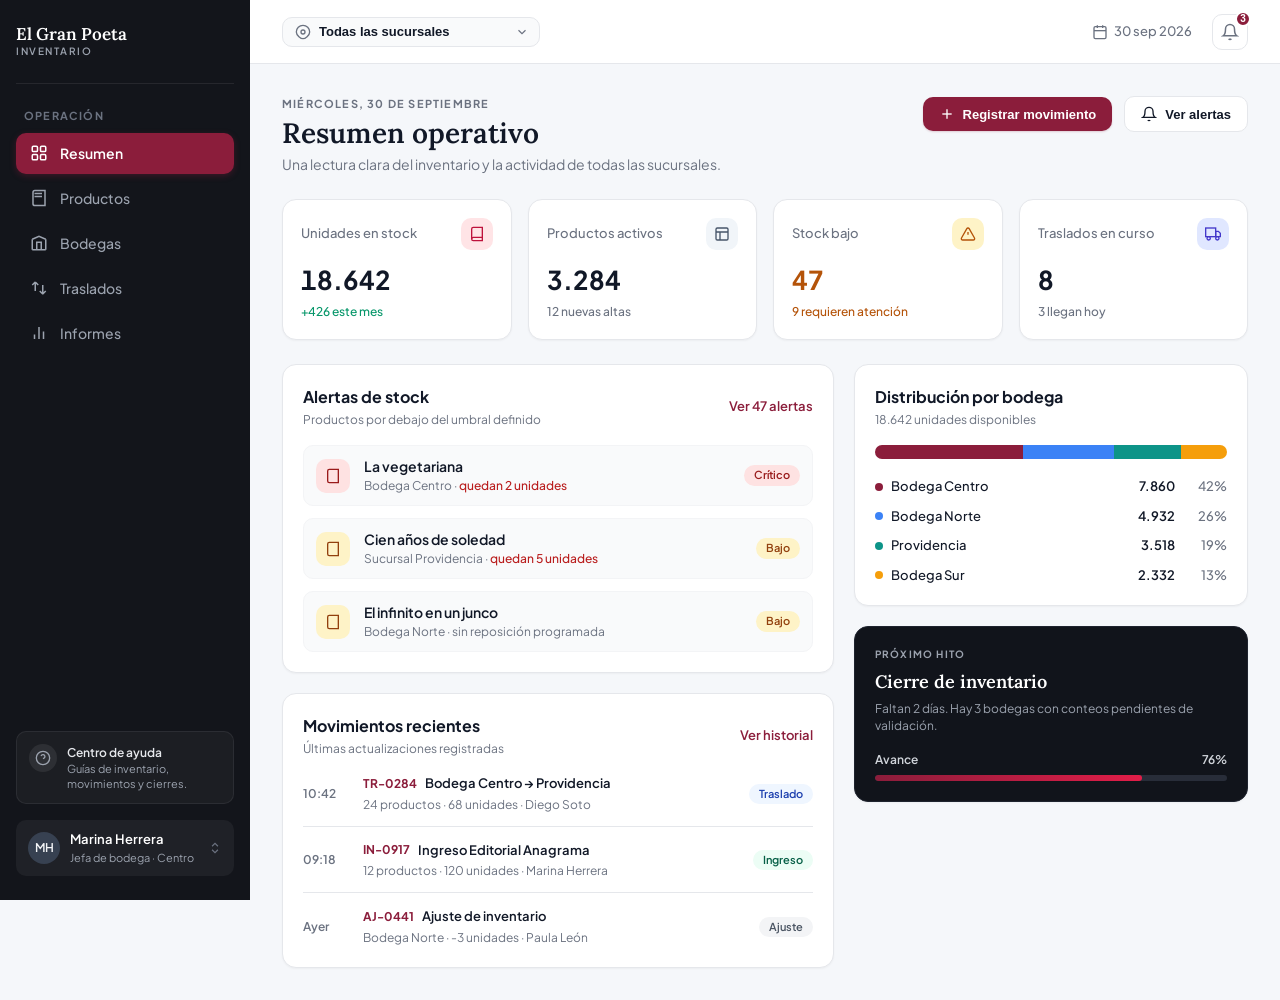
<file: MockUp/index.html>
<!DOCTYPE html>
<html lang="es">
<head>
  <meta charset="UTF-8">
  <meta name="viewport" content="width=device-width, initial-scale=1.0">
  <title>El Gran Poeta — Sistema de Inventario y Bodegas</title>
  <link rel="preconnect" href="https://fonts.googleapis.com">
  <link rel="preconnect" href="https://fonts.gstatic.com" crossorigin>
  <link href="https://fonts.googleapis.com/css2?family=Plus+Jakarta+Sans:wght@400;500;600;700&family=Lora:ital,wght@0,500;0,600;1,400&display=swap" rel="stylesheet">
  <link rel="stylesheet" href="styles.css">
</head>
<body>
  <div class="app-layout">
    <!-- SIDEBAR -->
    <aside class="sidebar">
      <div class="sidebar-header">
        <div class="brand-logo">
          <div class="brand-text">
            <span class="brand-name">El Gran Poeta</span>
            <span class="brand-subtitle">INVENTARIO</span>
          </div>
        </div>
      </div>

      <div class="sidebar-section-label">OPERACIÓN</div>

      <nav class="sidebar-nav">
        <a href="#resumen" class="nav-item active" data-view="resumen">
          <svg class="nav-icon" viewBox="0 0 24 24" fill="none" stroke="currentColor" stroke-width="2">
            <rect x="3" y="3" width="7" height="7" rx="1.5"></rect>
            <rect x="14" y="3" width="7" height="7" rx="1.5"></rect>
            <rect x="14" y="14" width="7" height="7" rx="1.5"></rect>
            <rect x="3" y="14" width="7" height="7" rx="1.5"></rect>
          </svg>
          <span>Resumen</span>
        </a>

        <a href="#productos" class="nav-item" data-view="productos">
          <svg class="nav-icon" viewBox="0 0 24 24" fill="none" stroke="currentColor" stroke-width="2">
            <path d="M4 19.5v-15A2.5 2.5 0 0 1 6.5 2H20v20H6.5a2.5 2.5 0 0 1-2.5-2.5Z"></path>
            <path d="M6 6h10M6 10h10"></path>
          </svg>
          <span>Productos</span>
        </a>

        <a href="#bodegas" class="nav-item" data-view="bodegas">
          <svg class="nav-icon" viewBox="0 0 24 24" fill="none" stroke="currentColor" stroke-width="2">
            <path d="M3 21h18M3 7v14M21 7v14M3 7l9-4 9 4M9 21V11h6v10"></path>
          </svg>
          <span>Bodegas</span>
        </a>

        <a href="#traslados" class="nav-item" data-view="traslados">
          <svg class="nav-icon" viewBox="0 0 24 24" fill="none" stroke="currentColor" stroke-width="2">
            <path d="M7 16V4m0 0L3 8m4-4l4 4M17 8v12m0 0l4-4m-4 4l-4-4"></path>
          </svg>
          <span>Traslados</span>
        </a>

        <a href="#informes" class="nav-item" data-view="informes">
          <svg class="nav-icon" viewBox="0 0 24 24" fill="none" stroke="currentColor" stroke-width="2">
            <path d="M18 20V10M12 20V4M6 20v-6"></path>
          </svg>
          <span>Informes</span>
        </a>
      </nav>

      <div class="sidebar-help">
        <div class="help-card">
          <div class="help-icon">
            <svg viewBox="0 0 24 24" fill="none" stroke="currentColor" stroke-width="2">
              <circle cx="12" cy="12" r="10"></circle>
              <path d="M9.09 9a3 3 0 0 1 5.83 1c0 2-3 3-3 3"></path>
              <line x1="12" y1="17" x2="12.01" y2="17"></line>
            </svg>
          </div>
          <div class="help-text">
            <h4>Centro de ayuda</h4>
            <p>Guías de inventario, movimientos y cierres.</p>
          </div>
        </div>
      </div>

      <div class="sidebar-user" id="userProfileBtn">
        <div class="user-avatar">MH</div>
        <div class="user-info">
          <span class="user-name">Marina Herrera</span>
          <span class="user-role">Jefa de bodega · Centro</span>
        </div>
        <svg class="user-chevron" viewBox="0 0 24 24" fill="none" stroke="currentColor" stroke-width="2">
          <path d="m7 15 5 5 5-5M7 9l5-5 5 5"></path>
        </svg>
      </div>
    </aside>

    <!-- MAIN WRAPPER -->
    <div class="main-wrapper">
      <!-- TOPBAR -->
      <header class="topbar">
        <div class="topbar-left">
          <div class="branch-selector">
            <svg class="branch-icon" viewBox="0 0 24 24" fill="none" stroke="currentColor" stroke-width="2">
              <circle cx="12" cy="12" r="3"></circle>
              <path d="M12 2a10 10 0 0 0-10 10c0 5.25 7 10 10 10s10-4.75 10-10A10 10 0 0 0 12 2z"></path>
            </svg>
            <select id="globalBranchSelect">
              <option value="all">Todas las sucursales</option>
              <option value="centro">Bodega Centro (BD-001)</option>
              <option value="norte">Bodega Norte (BD-002)</option>
              <option value="providencia">Sucursal Providencia (BD-003)</option>
              <option value="sur">Bodega Sur (BD-004)</option>
            </select>
            <svg class="select-chevron" viewBox="0 0 24 24" fill="none" stroke="currentColor" stroke-width="2">
              <path d="m6 9 6 6 6-6"></path>
            </svg>
          </div>
        </div>

        <div class="topbar-right">
          <div class="current-date">
            <svg viewBox="0 0 24 24" fill="none" stroke="currentColor" stroke-width="2">
              <rect x="3" y="4" width="18" height="18" rx="2" ry="2"></rect>
              <line x1="16" y1="2" x2="16" y2="6"></line>
              <line x1="8" y1="2" x2="8" y2="6"></line>
              <line x1="3" y1="10" x2="21" y2="10"></line>
            </svg>
            <span id="headerDate">30 sep 2026</span>
          </div>

          <button class="icon-button notification-btn" id="notifBellBtn" title="Alertas y Notificaciones">
            <svg viewBox="0 0 24 24" fill="none" stroke="currentColor" stroke-width="2">
              <path d="M18 8A6 6 0 0 0 6 8c0 7-3 9-3 9h18s-3-2-3-9"></path>
              <path d="M13.73 21a2 2 0 0 1-3.46 0"></path>
            </svg>
            <span class="notification-badge">3</span>
          </button>
        </div>
      </header>

      <!-- VIEW CONTAINER -->
      <main class="content-area">
        <!-- ============================================== -->
        <!-- SCREEN 1: RESUMEN OPERATIVO                    -->
        <!-- ============================================== -->
        <section id="view-resumen" class="view-pane active">
          <div class="view-header">
            <div class="header-titles">
              <span class="date-badge">MIÉRCOLES, 30 DE SEPTIEMBRE</span>
              <h1 class="page-title">Resumen operativo</h1>
              <p class="page-subtitle">Una lectura clara del inventario y la actividad de todas las sucursales.</p>
            </div>
            <div class="header-actions">
              <button class="btn btn-primary" id="btnOpenTransferModal">
                <svg viewBox="0 0 24 24" fill="none" stroke="currentColor" stroke-width="2">
                  <line x1="12" y1="5" x2="12" y2="19"></line>
                  <line x1="5" y1="12" x2="19" y2="12"></line>
                </svg>
                <span>Registrar movimiento</span>
              </button>
              <button class="btn btn-outline" id="btnQuickAlerts">
                <svg viewBox="0 0 24 24" fill="none" stroke="currentColor" stroke-width="2">
                  <path d="M18 8A6 6 0 0 0 6 8c0 7-3 9-3 9h18s-3-2-3-9"></path>
                  <path d="M13.73 21a2 2 0 0 1-3.46 0"></path>
                </svg>
                <span>Ver alertas</span>
              </button>
            </div>
          </div>

          <!-- KPI Cards -->
          <div class="kpi-grid">
            <div class="kpi-card">
              <div class="kpi-header">
                <span class="kpi-label">Unidades en stock</span>
                <div class="kpi-icon-box bg-rose">
                  <svg viewBox="0 0 24 24" fill="none" stroke="currentColor" stroke-width="2">
                    <path d="M4 19.5A2.5 2.5 0 0 1 6.5 17H20"></path>
                    <path d="M6.5 2H20v20H6.5A2.5 2.5 0 0 1 4 19.5v-15A2.5 2.5 0 0 1 6.5 2z"></path>
                  </svg>
                </div>
              </div>
              <div class="kpi-value" id="kpiTotalStock">18.642</div>
              <div class="kpi-trend positive">
                <span>+426 este mes</span>
              </div>
            </div>

            <div class="kpi-card">
              <div class="kpi-header">
                <span class="kpi-label">Productos activos</span>
                <div class="kpi-icon-box bg-slate">
                  <svg viewBox="0 0 24 24" fill="none" stroke="currentColor" stroke-width="2">
                    <rect x="3" y="3" width="18" height="18" rx="2"></rect>
                    <path d="M3 9h18M9 21V9"></path>
                  </svg>
                </div>
              </div>
              <div class="kpi-value" id="kpiActiveProducts">3.284</div>
              <div class="kpi-trend neutral">
                <span>12 nuevas altas</span>
              </div>
            </div>

            <div class="kpi-card">
              <div class="kpi-header">
                <span class="kpi-label">Stock bajo</span>
                <div class="kpi-icon-box bg-amber">
                  <svg viewBox="0 0 24 24" fill="none" stroke="currentColor" stroke-width="2">
                    <path d="m21.73 18-8-14a2 2 0 0 0-3.48 0l-8 14A2 2 0 0 0 4 21h16a2 2 0 0 0 1.73-3Z"></path>
                    <line x1="12" y1="9" x2="12" y2="13"></line>
                    <line x1="12" y1="17" x2="12.01" y2="17"></line>
                  </svg>
                </div>
              </div>
              <div class="kpi-value warning-text" id="kpiLowStock">47</div>
              <div class="kpi-trend warning">
                <span>9 requieren atención</span>
              </div>
            </div>

            <div class="kpi-card">
              <div class="kpi-header">
                <span class="kpi-label">Traslados en curso</span>
                <div class="kpi-icon-box bg-blue">
                  <svg viewBox="0 0 24 24" fill="none" stroke="currentColor" stroke-width="2">
                    <rect x="1" y="3" width="15" height="13"></rect>
                    <polygon points="16 8 20 8 23 11 23 16 16 16 16 8"></polygon>
                    <circle cx="5.5" cy="18.5" r="2.5"></circle>
                    <circle cx="18.5" cy="18.5" r="2.5"></circle>
                  </svg>
                </div>
              </div>
              <div class="kpi-value" id="kpiPendingTransfers">8</div>
              <div class="kpi-trend neutral">
                <span>3 llegan hoy</span>
              </div>
            </div>
          </div>

          <!-- Main Layout Grid -->
          <div class="dashboard-grid">
            <!-- Left Column: Alertas + Movimientos -->
            <div class="dashboard-col">
              <!-- Alertas de Stock -->
              <div class="card">
                <div class="card-header">
                  <div>
                    <h3 class="card-title">Alertas de stock</h3>
                    <p class="card-subtitle">Productos por debajo del umbral definido</p>
                  </div>
                  <a href="#productos" class="card-link" data-view="productos">Ver 47 alertas</a>
                </div>
                <div class="stock-alerts-list">
                  <div class="alert-row">
                    <div class="alert-icon-wrap rose">
                      <svg viewBox="0 0 24 24" fill="none" stroke="currentColor" stroke-width="2"><path d="M4 19.5v-15A2.5 2.5 0 0 1 6.5 2H20v20H6.5a2.5 2.5 0 0 1-2.5-2.5Z"></path></svg>
                    </div>
                    <div class="alert-content">
                      <div class="alert-title">La vegetariana</div>
                      <div class="alert-meta">Bodega Centro · <span class="highlight-warn">quedan 2 unidades</span></div>
                    </div>
                    <span class="badge badge-critical">Crítico</span>
                  </div>

                  <div class="alert-row">
                    <div class="alert-icon-wrap amber">
                      <svg viewBox="0 0 24 24" fill="none" stroke="currentColor" stroke-width="2"><path d="M4 19.5v-15A2.5 2.5 0 0 1 6.5 2H20v20H6.5a2.5 2.5 0 0 1-2.5-2.5Z"></path></svg>
                    </div>
                    <div class="alert-content">
                      <div class="alert-title">Cien años de soledad</div>
                      <div class="alert-meta">Sucursal Providencia · <span class="highlight-warn">quedan 5 unidades</span></div>
                    </div>
                    <span class="badge badge-warning">Bajo</span>
                  </div>

                  <div class="alert-row">
                    <div class="alert-icon-wrap amber">
                      <svg viewBox="0 0 24 24" fill="none" stroke="currentColor" stroke-width="2"><path d="M4 19.5v-15A2.5 2.5 0 0 1 6.5 2H20v20H6.5a2.5 2.5 0 0 1-2.5-2.5Z"></path></svg>
                    </div>
                    <div class="alert-content">
                      <div class="alert-title">El infinito en un junco</div>
                      <div class="alert-meta">Bodega Norte · <span class="highlight-neutral">sin reposición programada</span></div>
                    </div>
                    <span class="badge badge-warning">Bajo</span>
                  </div>
                </div>
              </div>

              <!-- Movimientos Recientes -->
              <div class="card mt-4">
                <div class="card-header">
                  <div>
                    <h3 class="card-title">Movimientos recientes</h3>
                    <p class="card-subtitle">Últimas actualizaciones registradas</p>
                  </div>
                  <a href="#informes" class="card-link" data-view="informes">Ver historial</a>
                </div>
                <div class="movement-feed">
                  <div class="feed-item">
                    <div class="feed-time">10:42</div>
                    <div class="feed-info">
                      <div class="feed-header">
                        <span class="feed-code">TR-0284</span>
                        <span class="feed-route">Bodega Centro &rarr; Providencia</span>
                      </div>
                      <div class="feed-details">24 productos · 68 unidades · Diego Soto</div>
                    </div>
                    <span class="badge badge-transfer">Traslado</span>
                  </div>

                  <div class="feed-item">
                    <div class="feed-time">09:18</div>
                    <div class="feed-info">
                      <div class="feed-header">
                        <span class="feed-code">IN-0917</span>
                        <span class="feed-route">Ingreso Editorial Anagrama</span>
                      </div>
                      <div class="feed-details">12 productos · 120 unidades · Marina Herrera</div>
                    </div>
                    <span class="badge badge-success">Ingreso</span>
                  </div>

                  <div class="feed-item">
                    <div class="feed-time">Ayer</div>
                    <div class="feed-info">
                      <div class="feed-header">
                        <span class="feed-code">AJ-0441</span>
                        <span class="feed-route">Ajuste de inventario</span>
                      </div>
                      <div class="feed-details">Bodega Norte · -3 unidades · Paula León</div>
                    </div>
                    <span class="badge badge-neutral">Ajuste</span>
                  </div>
                </div>
              </div>
            </div>

            <!-- Right Column: Distribución + Cierre -->
            <div class="dashboard-col">
              <!-- Distribución por Bodega -->
              <div class="card">
                <div class="card-header">
                  <div>
                    <h3 class="card-title">Distribución por bodega</h3>
                    <p class="card-subtitle">18.642 unidades disponibles</p>
                  </div>
                </div>
                <!-- Visual Multi-segment Bar -->
                <div class="distribution-bar">
                  <div class="dist-segment seg-centro" style="width: 42%;" title="Bodega Centro: 42%"></div>
                  <div class="dist-segment seg-norte" style="width: 26%;" title="Bodega Norte: 26%"></div>
                  <div class="dist-segment seg-providencia" style="width: 19%;" title="Providencia: 19%"></div>
                  <div class="dist-segment seg-sur" style="width: 13%;" title="Bodega Sur: 13%"></div>
                </div>

                <div class="distribution-table">
                  <div class="dist-row">
                    <div class="dist-name">
                      <span class="dot dot-centro"></span>
                      <span>Bodega Centro</span>
                    </div>
                    <span class="dist-units">7.860</span>
                    <span class="dist-pct">42%</span>
                  </div>
                  <div class="dist-row">
                    <div class="dist-name">
                      <span class="dot dot-norte"></span>
                      <span>Bodega Norte</span>
                    </div>
                    <span class="dist-units">4.932</span>
                    <span class="dist-pct">26%</span>
                  </div>
                  <div class="dist-row">
                    <div class="dist-name">
                      <span class="dot dot-providencia"></span>
                      <span>Providencia</span>
                    </div>
                    <span class="dist-units">3.518</span>
                    <span class="dist-pct">19%</span>
                  </div>
                  <div class="dist-row">
                    <div class="dist-name">
                      <span class="dot dot-sur"></span>
                      <span>Bodega Sur</span>
                    </div>
                    <span class="dist-units">2.332</span>
                    <span class="dist-pct">13%</span>
                  </div>
                </div>
              </div>

              <!-- Dark Card: Cierre de inventario -->
              <div class="card dark-card mt-4">
                <div class="dark-card-tag">PRÓXIMO HITO</div>
                <h3 class="dark-card-title">Cierre de inventario</h3>
                <p class="dark-card-desc">Faltan 2 días. Hay 3 bodegas con conteos pendientes de validación.</p>
                <div class="progress-container">
                  <div class="progress-labels">
                    <span>Avance</span>
                    <span class="progress-value">76%</span>
                  </div>
                  <div class="progress-track">
                    <div class="progress-fill" style="width: 76%;"></div>
                  </div>
                </div>
              </div>
            </div>
          </div>
        </section>


        <!-- ============================================== -->
        <!-- SCREEN 2: CATÁLOGO DE PRODUCTOS               -->
        <!-- ============================================== -->
        <section id="view-productos" class="view-pane">
          <div class="view-header">
            <div class="header-titles">
              <span class="date-badge">3.284 PRODUCTOS ACTIVOS</span>
              <h1 class="page-title">Catálogo de productos</h1>
              <p class="page-subtitle">Consulta existencias, ubicación y ficha editorial en un mismo lugar.</p>
            </div>
            <div class="header-actions">
              <button class="btn btn-primary" id="btnOpenNewProductModal">
                <svg viewBox="0 0 24 24" fill="none" stroke="currentColor" stroke-width="2">
                  <line x1="12" y1="5" x2="12" y2="19"></line>
                  <line x1="5" y1="12" x2="19" y2="12"></line>
                </svg>
                <span>Registrar producto</span>
              </button>
              <button class="btn btn-outline" id="btnImportCSV">
                <svg viewBox="0 0 24 24" fill="none" stroke="currentColor" stroke-width="2">
                  <path d="M21 15v4a2 2 0 0 1-2 2H5a2 2 0 0 1-2-2v-4"></path>
                  <polyline points="17 8 12 3 7 8"></polyline>
                  <line x1="12" y1="3" x2="12" y2="15"></line>
                </svg>
                <span>Importar CSV</span>
              </button>
            </div>
          </div>

          <!-- Search and Filter Bar -->
          <div class="filters-card">
            <div class="filters-top-row">
              <div class="search-input-wrap">
                <svg class="search-icon" viewBox="0 0 24 24" fill="none" stroke="currentColor" stroke-width="2">
                  <circle cx="11" cy="11" r="8"></circle>
                  <line x1="21" y1="21" x2="16.65" y2="16.65"></line>
                </svg>
                <input type="text" id="productSearchInput" placeholder="Título, ISBN, autor o editorial..." autocomplete="off">
                <kbd class="shortcut-badge">⌘ K</kbd>
              </div>

              <div class="filter-dropdown-group">
                <div class="filter-field">
                  <label>Tipo</label>
                  <select id="filterType">
                    <option value="">Todos los tipos</option>
                    <option value="Novela">Novela</option>
                    <option value="Ensayo">Ensayo</option>
                    <option value="Memoria">Memoria</option>
                    <option value="Poesía">Poesía</option>
                    <option value="Infantil">Infantil</option>
                  </select>
                </div>

                <div class="filter-field">
                  <label>Editorial</label>
                  <select id="filterEditorial">
                    <option value="">Todas</option>
                    <option value="Random House">Random House</option>
                    <option value="Cátedra">Cátedra</option>
                    <option value="Siruela">Siruela</option>
                    <option value="Alfaguara">Alfaguara</option>
                    <option value="Tusquets">Tusquets</option>
                    <option value="Anagrama">Anagrama</option>
                  </select>
                </div>

                <div class="filter-field">
                  <label>Bodega</label>
                  <select id="filterBodega">
                    <option value="">Todas</option>
                    <option value="Centro">Bodega Centro</option>
                    <option value="Norte">Bodega Norte</option>
                    <option value="Providencia">Providencia</option>
                    <option value="Sur">Bodega Sur</option>
                  </select>
                </div>

                <button class="icon-filter-btn" id="btnFilterToggle" title="Filtros avanzados">
                  <svg viewBox="0 0 24 24" fill="none" stroke="currentColor" stroke-width="2">
                    <line x1="4" y1="21" x2="4" y2="14"></line>
                    <line x1="4" y1="10" x2="4" y2="3"></line>
                    <line x1="12" y1="21" x2="12" y2="12"></line>
                    <line x1="12" y1="8" x2="12" y2="3"></line>
                    <line x1="20" y1="21" x2="20" y2="16"></line>
                    <line x1="20" y1="12" x2="20" y2="3"></line>
                    <line x1="1" y1="14" x2="7" y2="14"></line>
                    <line x1="9" y1="8" x2="15" y2="8"></line>
                    <line x1="17" y1="16" x2="23" y2="16"></line>
                  </svg>
                </button>
              </div>
            </div>

            <div class="active-filters-row">
              <span class="results-count" id="productCountLabel">248 resultados</span>
              <div class="chips-container" id="activeFilterChips">
                <span class="filter-chip">
                  Estado: activos
                  <button class="chip-remove">&times;</button>
                </span>
              </div>
              <button class="btn-link" id="btnClearFilters">Limpiar filtros</button>
            </div>
          </div>

          <!-- Products Table Card -->
          <div class="card table-card mt-4">
            <div class="card-header table-card-header">
              <h3 class="card-title">Productos</h3>
              <div class="view-toggle">
                <span>Vista cómoda</span>
                <svg viewBox="0 0 24 24" fill="none" stroke="currentColor" stroke-width="2">
                  <rect x="3" y="3" width="18" height="18" rx="2"></rect>
                  <line x1="3" y1="9" x2="21" y2="9"></line>
                  <line x1="3" y1="15" x2="21" y2="15"></line>
                </svg>
              </div>
            </div>

            <div class="table-responsive">
              <table class="data-table" id="productsTable">
                <thead>
                  <tr>
                    <th>PRODUCTO</th>
                    <th>AUTOR(ES)</th>
                    <th>EDITORIAL / TIPO</th>
                    <th>STOCK</th>
                    <th>BODEGA</th>
                    <th>ESTADO</th>
                    <th class="text-right">ACCIONES</th>
                  </tr>
                </thead>
                <tbody id="productsTableBody">
                  <!-- Injected via JS -->
                </tbody>
              </table>
            </div>

            <div class="table-pagination">
              <span class="pagination-info" id="paginationInfo">Mostrando 1–6 de 248 productos</span>
              <div class="pagination-controls">
                <button class="page-btn" id="btnPrevPage">Anterior</button>
                <div class="page-numbers" id="paginationNumbers">
                  <button class="page-num active">1</button>
                  <button class="page-num">2</button>
                  <button class="page-num">3</button>
                </div>
                <button class="page-btn" id="btnNextPage">Siguiente</button>
              </div>
            </div>
          </div>
        </section>


        <!-- ============================================== -->
        <!-- SCREEN 3: GESTIÓN DE BODEGAS                   -->
        <!-- ============================================== -->
        <section id="view-bodegas" class="view-pane">
          <div class="view-header">
            <div class="header-titles">
              <span class="date-badge">4 UBICACIONES ACTIVAS</span>
              <h1 class="page-title">Gestión de bodegas</h1>
              <p class="page-subtitle">Capacidad, responsables y existencias de cada punto de almacenamiento.</p>
            </div>
            <div class="header-actions">
              <button class="btn btn-primary" id="btnOpenNewBodegaModal">
                <svg viewBox="0 0 24 24" fill="none" stroke="currentColor" stroke-width="2">
                  <line x1="12" y1="5" x2="12" y2="19"></line>
                  <line x1="5" y1="12" x2="19" y2="12"></line>
                </svg>
                <span>Registrar bodega</span>
              </button>
            </div>
          </div>

          <!-- 4 Bodega Cards Row -->
          <div class="bodegas-grid" id="bodegasCardsGrid">
            <!-- Bodega Centro -->
            <div class="bodega-card selected" data-bodega="centro">
              <div class="bodega-card-header">
                <div>
                  <h3 class="bodega-name">Bodega Centro</h3>
                  <span class="bodega-code">BD-001</span>
                </div>
                <span class="selected-pill">Seleccionada</span>
              </div>
              <div class="bodega-location">
                <svg viewBox="0 0 24 24" fill="none" stroke="currentColor" stroke-width="2"><path d="M21 10c0 7-9 13-9 13s-9-6-9-13a9 9 0 0 1 18 0z"></path><circle cx="12" cy="10" r="3"></circle></svg>
                <span>Santiago Centro</span>
              </div>
              <div class="bodega-capacity-info">
                <span class="bold-val">7.860 unidades</span>
                <span class="muted-val">de 10.000</span>
              </div>
              <div class="bodega-progress">
                <div class="fill" style="width: 78.6%;"></div>
              </div>
              <div class="bodega-card-footer">
                <div class="responsible-person">
                  <div class="avatar-small">MH</div>
                  <div>
                    <div class="person-name">Marina Herrera</div>
                    <div class="person-role">Jefa de bodega</div>
                  </div>
                </div>
                <div class="alert-counter">
                  <svg viewBox="0 0 24 24" fill="none" stroke="currentColor" stroke-width="2"><path d="m21.73 18-8-14a2 2 0 0 0-3.48 0l-8 14A2 2 0 0 0 4 21h16a2 2 0 0 0 1.73-3Z"></path></svg>
                  <span>14</span>
                </div>
              </div>
            </div>

            <!-- Bodega Norte -->
            <div class="bodega-card" data-bodega="norte">
              <div class="bodega-card-header">
                <div>
                  <h3 class="bodega-name">Bodega Norte</h3>
                  <span class="bodega-code">BD-002</span>
                </div>
              </div>
              <div class="bodega-location">
                <svg viewBox="0 0 24 24" fill="none" stroke="currentColor" stroke-width="2"><path d="M21 10c0 7-9 13-9 13s-9-6-9-13a9 9 0 0 1 18 0z"></path><circle cx="12" cy="10" r="3"></circle></svg>
                <span>Huechuraba</span>
              </div>
              <div class="bodega-capacity-info">
                <span class="bold-val">4.932 unidades</span>
                <span class="muted-val">de 7.500</span>
              </div>
              <div class="bodega-progress">
                <div class="fill" style="width: 65.7%;"></div>
              </div>
              <div class="bodega-card-footer">
                <div class="responsible-person">
                  <div class="avatar-small">SM</div>
                  <div>
                    <div class="person-name">Sergio Muñoz</div>
                    <div class="person-role">Jefe de bodega</div>
                  </div>
                </div>
                <div class="alert-counter">
                  <svg viewBox="0 0 24 24" fill="none" stroke="currentColor" stroke-width="2"><path d="m21.73 18-8-14a2 2 0 0 0-3.48 0l-8 14A2 2 0 0 0 4 21h16a2 2 0 0 0 1.73-3Z"></path></svg>
                  <span>9</span>
                </div>
              </div>
            </div>

            <!-- Providencia -->
            <div class="bodega-card" data-bodega="providencia">
              <div class="bodega-card-header">
                <div>
                  <h3 class="bodega-name">Providencia</h3>
                  <span class="bodega-code">BD-003</span>
                </div>
              </div>
              <div class="bodega-location">
                <svg viewBox="0 0 24 24" fill="none" stroke="currentColor" stroke-width="2"><path d="M21 10c0 7-9 13-9 13s-9-6-9-13a9 9 0 0 1 18 0z"></path><circle cx="12" cy="10" r="3"></circle></svg>
                <span>Av. Providencia 1450</span>
              </div>
              <div class="bodega-capacity-info">
                <span class="bold-val">3.518 unidades</span>
                <span class="muted-val">de 5.000</span>
              </div>
              <div class="bodega-progress">
                <div class="fill" style="width: 70.3%;"></div>
              </div>
              <div class="bodega-card-footer">
                <div class="responsible-person">
                  <div class="avatar-small">PL</div>
                  <div>
                    <div class="person-name">Paula León</div>
                    <div class="person-role">Bodeguera</div>
                  </div>
                </div>
                <div class="alert-counter">
                  <svg viewBox="0 0 24 24" fill="none" stroke="currentColor" stroke-width="2"><path d="m21.73 18-8-14a2 2 0 0 0-3.48 0l-8 14A2 2 0 0 0 4 21h16a2 2 0 0 0 1.73-3Z"></path></svg>
                  <span>11</span>
                </div>
              </div>
            </div>

            <!-- Bodega Sur -->
            <div class="bodega-card" data-bodega="sur">
              <div class="bodega-card-header">
                <div>
                  <h3 class="bodega-name">Bodega Sur</h3>
                  <span class="bodega-code">BD-004</span>
                </div>
              </div>
              <div class="bodega-location">
                <svg viewBox="0 0 24 24" fill="none" stroke="currentColor" stroke-width="2"><path d="M21 10c0 7-9 13-9 13s-9-6-9-13a9 9 0 0 1 18 0z"></path><circle cx="12" cy="10" r="3"></circle></svg>
                <span>La Cisterna</span>
              </div>
              <div class="bodega-capacity-info">
                <span class="bold-val">2.332 unidades</span>
                <span class="muted-val">de 4.000</span>
              </div>
              <div class="bodega-progress">
                <div class="fill" style="width: 58.3%;"></div>
              </div>
              <div class="bodega-card-footer">
                <div class="responsible-person">
                  <div class="avatar-small">DS</div>
                  <div>
                    <div class="person-name">Diego Soto</div>
                    <div class="person-role">Bodeguero</div>
                  </div>
                </div>
                <div class="alert-counter">
                  <svg viewBox="0 0 24 24" fill="none" stroke="currentColor" stroke-width="2"><path d="m21.73 18-8-14a2 2 0 0 0-3.48 0l-8 14A2 2 0 0 0 4 21h16a2 2 0 0 0 1.73-3Z"></path></svg>
                  <span>13</span>
                </div>
              </div>
            </div>
          </div>

          <!-- Bodega Details Section -->
          <div class="bodega-detail-grid mt-4">
            <!-- Left: Breakdown Table -->
            <div class="card">
              <div class="card-header">
                <div>
                  <h3 class="card-title" id="selectedBodegaInventoryTitle">Inventario de Bodega Centro</h3>
                  <p class="card-subtitle">Actualizado hoy a las 10:42</p>
                </div>
                <a href="#productos" class="card-link" data-view="productos">Consultar productos</a>
              </div>
              <div class="table-responsive">
                <table class="breakdown-table">
                  <thead>
                    <tr>
                      <th>CATEGORÍA</th>
                      <th>PRODUCTOS</th>
                      <th>UNIDADES</th>
                      <th>% STOCK</th>
                    </tr>
                  </thead>
                  <tbody id="bodegaBreakdownBody">
                    <tr>
                      <td class="category-name">Novela</td>
                      <td>1.284</td>
                      <td class="units-val">3.420</td>
                      <td>
                        <div class="stock-bar-cell">
                          <div class="mini-bar-track">
                            <div class="mini-bar-fill" style="width: 44%;"></div>
                          </div>
                          <span>44%</span>
                        </div>
                      </td>
                    </tr>
                    <tr>
                      <td class="category-name">Ensayo</td>
                      <td>642</td>
                      <td class="units-val">1.860</td>
                      <td>
                        <div class="stock-bar-cell">
                          <div class="mini-bar-track">
                            <div class="mini-bar-fill" style="width: 24%;"></div>
                          </div>
                          <span>24%</span>
                        </div>
                      </td>
                    </tr>
                    <tr>
                      <td class="category-name">Poesía</td>
                      <td>488</td>
                      <td class="units-val">1.210</td>
                      <td>
                        <div class="stock-bar-cell">
                          <div class="mini-bar-track">
                            <div class="mini-bar-fill" style="width: 15%;"></div>
                          </div>
                          <span>15%</span>
                        </div>
                      </td>
                    </tr>
                    <tr>
                      <td class="category-name">Infantil</td>
                      <td>390</td>
                      <td class="units-val">920</td>
                      <td>
                        <div class="stock-bar-cell">
                          <div class="mini-bar-track">
                            <div class="mini-bar-fill" style="width: 12%;"></div>
                          </div>
                          <span>12%</span>
                        </div>
                      </td>
                    </tr>
                    <tr>
                      <td class="category-name">Otros</td>
                      <td>168</td>
                      <td class="units-val">450</td>
                      <td>
                        <div class="stock-bar-cell">
                          <div class="mini-bar-track">
                            <div class="mini-bar-fill" style="width: 5%;"></div>
                          </div>
                          <span>5%</span>
                        </div>
                      </td>
                    </tr>
                  </tbody>
                </table>
              </div>
            </div>

            <!-- Right: Ficha + Team -->
            <div class="bodega-side-column">
              <div class="card">
                <div class="card-header">
                  <h3 class="card-title">Ficha de la bodega</h3>
                </div>
                <div class="ficha-list">
                  <div class="ficha-item">
                    <span class="ficha-label">Horario</span>
                    <span class="ficha-value">Lun-vie · 08:00–18:00</span>
                  </div>
                  <div class="ficha-item">
                    <span class="ficha-label">Superficie</span>
                    <span class="ficha-value">620 m²</span>
                  </div>
                  <div class="ficha-item">
                    <span class="ficha-label">Capacidad</span>
                    <span class="ficha-value">10.000 unidades</span>
                  </div>
                  <div class="ficha-item">
                    <span class="ficha-label">Último inventario</span>
                    <span class="ficha-value">28 sep 2026</span>
                  </div>
                </div>
                <div class="ficha-actions mt-3">
                  <button class="btn btn-outline full-width" id="btnEditBodegaFicha">
                    <svg viewBox="0 0 24 24" fill="none" stroke="currentColor" stroke-width="2">
                      <path d="M12 20h9"></path>
                      <path d="M16.5 3.5a2.121 2.121 0 0 1 3 3L7 19l-4 1 1-4L16.5 3.5z"></path>
                    </svg>
                    <span>Editar datos</span>
                  </button>
                </div>
              </div>

              <div class="card mt-4">
                <div class="card-header">
                  <div>
                    <h3 class="card-title">Equipo asignado</h3>
                    <p class="card-subtitle">1 jefa · 3 bodegueros</p>
                  </div>
                </div>
                <div class="team-list">
                  <div class="team-member">
                    <div class="avatar-small">MH</div>
                    <div class="member-info">
                      <div class="member-name">Marina Herrera</div>
                      <div class="member-role">Jefa de bodega</div>
                    </div>
                    <span class="badge badge-active">Activo</span>
                  </div>
                  <div class="team-member">
                    <div class="avatar-small">TV</div>
                    <div class="member-info">
                      <div class="member-name">Tomás Vidal</div>
                      <div class="member-role">Bodeguero</div>
                    </div>
                    <span class="badge badge-active">Activo</span>
                  </div>
                  <div class="team-member">
                    <div class="avatar-small">CR</div>
                    <div class="member-info">
                      <div class="member-name">Camila Reyes</div>
                      <div class="member-role">Bodeguera</div>
                    </div>
                    <span class="badge badge-active">Activo</span>
                  </div>
                </div>
              </div>
            </div>
          </div>
        </section>


        <!-- ============================================== -->
        <!-- SCREEN 4: NUEVO TRASLADO                       -->
        <!-- ============================================== -->
        <section id="view-traslados" class="view-pane">
          <div class="view-header">
            <div class="header-titles">
              <span class="date-badge">FOLIO BORRADOR TR-0285</span>
              <h1 class="page-title">Nuevo traslado</h1>
              <p class="page-subtitle">Mueve existencias entre bodegas con validación de stock y trazabilidad.</p>
            </div>
            <div class="header-actions">
              <button class="btn btn-outline" id="btnSaveTransferDraft">
                <svg viewBox="0 0 24 24" fill="none" stroke="currentColor" stroke-width="2">
                  <path d="M19 21H5a2 2 0 0 1-2-2V5a2 2 0 0 1 2-2h11l5 5v11a2 2 0 0 1-2 2z"></path>
                  <polyline points="17 21 17 13 7 13 7 21"></polyline>
                  <polyline points="7 3 7 8 15 8"></polyline>
                </svg>
                <span>Guardar borrador</span>
              </button>
            </div>
          </div>

          <!-- Stepper Header -->
          <div class="stepper-bar">
            <div class="step-item done">
              <span class="step-num">1</span>
              <span class="step-text">Origen y destino</span>
            </div>
            <div class="step-divider"></div>
            <div class="step-item active">
              <span class="step-num">2</span>
              <span class="step-text">Seleccionar productos</span>
            </div>
            <div class="step-divider"></div>
            <div class="step-item">
              <span class="step-num">3</span>
              <span class="step-text">Revisar y registrar</span>
            </div>
          </div>

          <!-- Transfer Content Grid -->
          <div class="transfer-layout-grid mt-4">
            <!-- Left: Route + Product Selection -->
            <div class="transfer-left-col">
              <!-- Route Box -->
              <div class="card">
                <div class="card-header">
                  <div>
                    <h3 class="card-title">Ruta del traslado</h3>
                    <p class="card-subtitle">Selecciona bodegas distintas para continuar</p>
                  </div>
                </div>
                <div class="route-selectors">
                  <div class="route-node">
                    <label class="route-label">ORIGEN</label>
                    <div class="route-box">
                      <div class="route-icon bg-rose">
                        <svg viewBox="0 0 24 24" fill="none" stroke="currentColor" stroke-width="2"><path d="M3 21h18M3 7v14M21 7v14M3 7l9-4 9 4M9 21V11h6v10"></path></svg>
                      </div>
                      <div class="route-info">
                        <select id="transferOriginSelect" class="route-dropdown">
                          <option value="centro" selected>Bodega Centro</option>
                          <option value="norte">Bodega Norte</option>
                          <option value="providencia">Providencia</option>
                          <option value="sur">Bodega Sur</option>
                        </select>
                        <span class="route-hint" id="transferOriginStock">BD-001 · 7.860 disponibles</span>
                      </div>
                    </div>
                  </div>

                  <div class="route-arrow">
                    <svg viewBox="0 0 24 24" fill="none" stroke="currentColor" stroke-width="2">
                      <line x1="5" y1="12" x2="19" y2="12"></line>
                      <polyline points="12 5 19 12 12 19"></polyline>
                    </svg>
                  </div>

                  <div class="route-node">
                    <label class="route-label">DESTINO</label>
                    <div class="route-box">
                      <div class="route-icon bg-slate">
                        <svg viewBox="0 0 24 24" fill="none" stroke="currentColor" stroke-width="2"><path d="M3 21h18M3 7v14M21 7v14M3 7l9-4 9 4M9 21V11h6v10"></path></svg>
                      </div>
                      <div class="route-info">
                        <select id="transferDestSelect" class="route-dropdown">
                          <option value="providencia" selected>Providencia</option>
                          <option value="centro">Bodega Centro</option>
                          <option value="norte">Bodega Norte</option>
                          <option value="sur">Bodega Sur</option>
                        </select>
                        <span class="route-hint" id="transferDestStock">BD-003 · 3.518 disponibles</span>
                      </div>
                    </div>
                  </div>
                </div>
              </div>

              <!-- Product Selection Table -->
              <div class="card mt-4">
                <div class="card-header">
                  <div>
                    <h3 class="card-title">Productos a trasladar</h3>
                    <p class="card-subtitle"><span id="transferItemCountLabel">4 productos</span> seleccionados</p>
                  </div>
                  <button class="btn btn-outline btn-sm" id="btnAddProductToTransfer">
                    <svg viewBox="0 0 24 24" fill="none" stroke="currentColor" stroke-width="2">
                      <line x1="12" y1="5" x2="12" y2="19"></line>
                      <line x1="5" y1="12" x2="19" y2="12"></line>
                    </svg>
                    <span>Agregar desde catálogo</span>
                  </button>
                </div>

                <div class="transfer-search-bar">
                  <div class="search-input-wrap">
                    <svg class="search-icon" viewBox="0 0 24 24" fill="none" stroke="currentColor" stroke-width="2">
                      <circle cx="11" cy="11" r="8"></circle>
                      <line x1="21" y1="21" x2="16.65" y2="16.65"></line>
                    </svg>
                    <input type="text" id="transferSearchInput" placeholder="Buscar productos disponibles en Bodega Centro...">
                    <kbd class="shortcut-badge">⌘ K</kbd>
                  </div>
                </div>

                <div class="table-responsive">
                  <table class="transfer-table">
                    <thead>
                      <tr>
                        <th>PRODUCTO</th>
                        <th class="text-center">DISPONIBLE</th>
                        <th class="text-right">CANTIDAD</th>
                      </tr>
                    </thead>
                    <tbody id="transferItemsTableBody">
                      <!-- Populated via JS -->
                    </tbody>
                  </table>
                </div>
              </div>
            </div>

            <!-- Right: Summary Card -->
            <div class="transfer-right-col">
              <div class="card summary-card">
                <div class="summary-header">
                  <h3 class="card-title">Resumen</h3>
                  <span class="summary-folio">TR-0285 · Borrador</span>
                </div>

                <div class="summary-stats-box">
                  <div class="sum-stat">
                    <span class="sum-num" id="summaryProdCount">4</span>
                    <span class="sum-lbl">productos</span>
                  </div>
                  <div class="sum-stat">
                    <span class="sum-num" id="summaryUnitCount">24</span>
                    <span class="sum-lbl">unidades</span>
                  </div>
                </div>

                <div class="summary-meta-list">
                  <div class="meta-row">
                    <span class="meta-label">Origen</span>
                    <span class="meta-val" id="summaryOriginText">Bodega Centro</span>
                  </div>
                  <div class="meta-row">
                    <span class="meta-label">Destino</span>
                    <span class="meta-val" id="summaryDestText">Providencia</span>
                  </div>
                  <div class="meta-row">
                    <span class="meta-label">Entrega estimada</span>
                    <span class="meta-val">1 oct 2026</span>
                  </div>
                </div>

                <div class="validation-alert" id="transferValidationBox">
                  <div class="validation-icon">
                    <svg viewBox="0 0 24 24" fill="none" stroke="currentColor" stroke-width="2">
                      <circle cx="12" cy="12" r="10"></circle>
                      <polyline points="9 12 11 14 15 10"></polyline>
                    </svg>
                  </div>
                  <div class="validation-text">
                    <strong>Stock validado</strong>
                    <p>Las cantidades están disponibles y el destino tiene capacidad suficiente.</p>
                  </div>
                </div>

                <div class="authorizer-box">
                  <div class="avatar-small">MH</div>
                  <div class="authorizer-info">
                    <span class="name">Marina Herrera</span>
                    <span class="role">Autoriza · Jefa de bodega</span>
                  </div>
                </div>

                <button class="btn btn-primary full-width mt-3" id="btnSubmitTransfer">
                  <span>Revisar y registrar</span>
                  <svg viewBox="0 0 24 24" fill="none" stroke="currentColor" stroke-width="2">
                    <line x1="5" y1="12" x2="19" y2="12"></line>
                    <polyline points="12 5 19 12 12 19"></polyline>
                  </svg>
                </button>
              </div>
            </div>
          </div>

          <!-- Recent Transfers Row -->
          <div class="card mt-4">
            <div class="card-header">
              <div>
                <h3 class="card-title">Historial reciente</h3>
                <p class="card-subtitle">Últimos traslados entre bodegas</p>
              </div>
              <a href="#informes" class="card-link" data-view="informes">Ver todos</a>
            </div>
            <div class="recent-transfers-grid">
              <div class="recent-transfer-card">
                <div class="rt-header">
                  <span class="rt-code">TR-0284</span>
                  <span class="badge badge-transit">En tránsito</span>
                </div>
                <div class="rt-route">Centro &rarr; Providencia</div>
                <div class="rt-meta">30 sep · 10:42 · 68 unidades</div>
              </div>

              <div class="recent-transfer-card">
                <div class="rt-header">
                  <span class="rt-code">TR-0283</span>
                  <span class="badge badge-received">Recibido</span>
                </div>
                <div class="rt-route">Norte &rarr; Centro</div>
                <div class="rt-meta">29 sep · 16:08 · 32 unidades</div>
              </div>

              <div class="recent-transfer-card">
                <div class="rt-header">
                  <span class="rt-code">TR-0282</span>
                  <span class="badge badge-received">Recibido</span>
                </div>
                <div class="rt-route">Sur &rarr; Providencia</div>
                <div class="rt-meta">29 sep · 11:20 · 18 unidades</div>
              </div>
            </div>
          </div>
        </section>


        <!-- ============================================== -->
        <!-- SCREEN 5: INFORMES Y ANALÍTICA                -->
        <!-- ============================================== -->
        <section id="view-informes" class="view-pane">
          <div class="view-header">
            <div class="header-titles">
              <span class="date-badge">PERÍODO 01–30 SEPTIEMBRE 2026</span>
              <h1 class="page-title">Informes y analítica</h1>
              <p class="page-subtitle">Explora movimientos, stock y desempeño por bodega, editorial y tipo.</p>
            </div>
            <div class="header-actions">
              <button class="btn btn-primary" id="btnExportReportCSV">
                <svg viewBox="0 0 24 24" fill="none" stroke="currentColor" stroke-width="2">
                  <path d="M21 15v4a2 2 0 0 1-2 2H5a2 2 0 0 1-2-2v-4"></path>
                  <polyline points="7 10 12 15 17 10"></polyline>
                  <line x1="12" y1="15" x2="12" y2="3"></line>
                </svg>
                <span>Exportar informe</span>
              </button>
              <button class="btn btn-outline" id="btnScheduleReport">
                <svg viewBox="0 0 24 24" fill="none" stroke="currentColor" stroke-width="2">
                  <circle cx="12" cy="12" r="10"></circle>
                  <polyline points="12 6 12 12 16 14"></polyline>
                </svg>
                <span>Programar envío</span>
              </button>
            </div>
          </div>

          <!-- Report Filters -->
          <div class="filters-card">
            <div class="report-filters-grid">
              <div class="filter-field">
                <label>Período</label>
                <select id="reportPeriodSelect">
                  <option value="sep2026">01–30 sep 2026</option>
                  <option value="ago2026">01–31 ago 2026</option>
                  <option value="jul2026">01–31 jul 2026</option>
                  <option value="q3">Tercer Trimestre 2026</option>
                </select>
              </div>

              <div class="filter-field">
                <label>Bodega</label>
                <select id="reportBodegaSelect">
                  <option value="all">Todas las bodegas</option>
                  <option value="centro">Bodega Centro</option>
                  <option value="norte">Bodega Norte</option>
                  <option value="providencia">Providencia</option>
                  <option value="sur">Bodega Sur</option>
                </select>
              </div>

              <div class="filter-field">
                <label>Editorial</label>
                <select id="reportEditorialSelect">
                  <option value="all">Todas las editoriales</option>
                  <option value="anagrama">Anagrama</option>
                  <option value="random">Random House</option>
                  <option value="alfaguara">Alfaguara</option>
                  <option value="tusquets">Tusquets</option>
                  <option value="siruela">Siruela</option>
                </select>
              </div>

              <div class="filter-field">
                <label>Tipo de producto</label>
                <select id="reportProductTypeSelect">
                  <option value="all">Todos los tipos</option>
                  <option value="novela">Novela</option>
                  <option value="ensayo">Ensayo</option>
                  <option value="memoria">Memoria</option>
                  <option value="poesia">Poesía</option>
                </select>
              </div>

              <div class="filter-field">
                <label>Movimiento</label>
                <select id="reportMovementTypeSelect">
                  <option value="all">Todos</option>
                  <option value="ingreso">Ingresos</option>
                  <option value="egreso">Egresos</option>
                  <option value="traslado">Traslados</option>
                  <option value="ajuste">Ajustes</option>
                </select>
              </div>

              <div class="filter-field-action">
                <button class="btn btn-primary" id="btnApplyReportFilters">Aplicar filtros</button>
              </div>
            </div>
          </div>

          <!-- 4 Analytics Metric Cards -->
          <div class="kpi-grid mt-4">
            <div class="kpi-card">
              <div class="kpi-header">
                <span class="kpi-label">Ingresos</span>
                <div class="kpi-icon-box bg-emerald">
                  <svg viewBox="0 0 24 24" fill="none" stroke="currentColor" stroke-width="2">
                    <line x1="12" y1="5" x2="12" y2="19"></line>
                    <polyline points="19 12 12 19 5 12"></polyline>
                  </svg>
                </div>
              </div>
              <div class="kpi-value text-emerald">+1.248</div>
              <div class="kpi-trend positive">
                <span>+12,4% vs. ago</span>
              </div>
            </div>

            <div class="kpi-card">
              <div class="kpi-header">
                <span class="kpi-label">Egresos</span>
                <div class="kpi-icon-box bg-rose">
                  <svg viewBox="0 0 24 24" fill="none" stroke="currentColor" stroke-width="2">
                    <line x1="12" y1="19" x2="12" y2="5"></line>
                    <polyline points="5 12 12 5 19 12"></polyline>
                  </svg>
                </div>
              </div>
              <div class="kpi-value text-rose">-862</div>
              <div class="kpi-trend neutral">
                <span>+4,8% vs. ago</span>
              </div>
            </div>

            <div class="kpi-card">
              <div class="kpi-header">
                <span class="kpi-label">Traslados</span>
                <div class="kpi-icon-box bg-blue">
                  <svg viewBox="0 0 24 24" fill="none" stroke="currentColor" stroke-width="2">
                    <path d="M7 16V4m0 0L3 8m4-4l4 4M17 8v12m0 0l4-4m-4 4l-4-4"></path>
                  </svg>
                </div>
              </div>
              <div class="kpi-value">284</div>
              <div class="kpi-trend neutral">
                <span>68 unidades hoy</span>
              </div>
            </div>

            <div class="kpi-card">
              <div class="kpi-header">
                <span class="kpi-label">Rotación media</span>
                <div class="kpi-icon-box bg-amber">
                  <svg viewBox="0 0 24 24" fill="none" stroke="currentColor" stroke-width="2">
                    <path d="M21.5 2v6h-6M21.34 15.57a10 10 0 1 1-.57-8.38l5.67-5.67"></path>
                  </svg>
                </div>
              </div>
              <div class="kpi-value">2,8&times;</div>
              <div class="kpi-trend positive">
                <span>+0,3 este mes</span>
              </div>
            </div>
          </div>

          <!-- Charts Row -->
          <div class="reports-charts-grid mt-4">
            <!-- Left Chart: Bar Chart for Inventory Movements -->
            <div class="card">
              <div class="card-header">
                <div>
                  <h3 class="card-title">Movimientos de inventario</h3>
                  <p class="card-subtitle">Ingresos y egresos · últimos 6 meses</p>
                </div>
                <div class="chart-toggle-pill">Mensual</div>
              </div>
              <div class="chart-legend">
                <span class="legend-item"><span class="legend-color legend-ingreso"></span> Ingresos</span>
                <span class="legend-item"><span class="legend-color legend-egreso"></span> Egresos</span>
              </div>
              <!-- Bar Chart SVG Container -->
              <div class="bar-chart-container">
                <div class="bar-chart-bars">
                  <!-- Abr -->
                  <div class="month-col">
                    <div class="bars-pair">
                      <div class="bar-bar bar-in" style="height: 60%;" title="Abril Ingresos: 980"></div>
                      <div class="bar-bar bar-out" style="height: 45%;" title="Abril Egresos: 720"></div>
                    </div>
                    <span class="month-lbl">Abr</span>
                  </div>
                  <!-- May -->
                  <div class="month-col">
                    <div class="bars-pair">
                      <div class="bar-bar bar-in" style="height: 75%;" title="Mayo Ingresos: 1.150"></div>
                      <div class="bar-bar bar-out" style="height: 50%;" title="Mayo Egresos: 810"></div>
                    </div>
                    <span class="month-lbl">May</span>
                  </div>
                  <!-- Jun -->
                  <div class="month-col">
                    <div class="bars-pair">
                      <div class="bar-bar bar-in" style="height: 65%;" title="Junio Ingresos: 1.020"></div>
                      <div class="bar-bar bar-out" style="height: 48%;" title="Junio Egresos: 760"></div>
                    </div>
                    <span class="month-lbl">Jun</span>
                  </div>
                  <!-- Jul -->
                  <div class="month-col">
                    <div class="bars-pair">
                      <div class="bar-bar bar-in" style="height: 85%;" title="Julio Ingresos: 1.310"></div>
                      <div class="bar-bar bar-out" style="height: 55%;" title="Julio Egresos: 890"></div>
                    </div>
                    <span class="month-lbl">Jul</span>
                  </div>
                  <!-- Ago -->
                  <div class="month-col">
                    <div class="bars-pair">
                      <div class="bar-bar bar-in" style="height: 70%;" title="Agosto Ingresos: 1.110"></div>
                      <div class="bar-bar bar-out" style="height: 52%;" title="Agosto Egresos: 820"></div>
                    </div>
                    <span class="month-lbl">Ago</span>
                  </div>
                  <!-- Sep -->
                  <div class="month-col">
                    <div class="bars-pair">
                      <div class="bar-bar bar-in active" style="height: 95%;" title="Septiembre Ingresos: 1.248"></div>
                      <div class="bar-bar bar-out active" style="height: 58%;" title="Septiembre Egresos: 862"></div>
                    </div>
                    <span class="month-lbl active">Sep</span>
                  </div>
                </div>
              </div>
            </div>

            <!-- Right Chart: Stock por editorial -->
            <div class="card">
              <div class="card-header">
                <div>
                  <h3 class="card-title">Stock por editorial</h3>
                  <p class="card-subtitle">Top 5 · unidades disponibles</p>
                </div>
              </div>
              <div class="editorial-bars-list">
                <div class="editorial-bar-item">
                  <div class="ed-info">
                    <span class="ed-name">Anagrama</span>
                    <span class="ed-val">1.842</span>
                  </div>
                  <div class="ed-bar-track">
                    <div class="ed-bar-fill" style="width: 100%;"></div>
                  </div>
                </div>

                <div class="editorial-bar-item">
                  <div class="ed-info">
                    <span class="ed-name">Random House</span>
                    <span class="ed-val">1.568</span>
                  </div>
                  <div class="ed-bar-track">
                    <div class="ed-bar-fill" style="width: 85%;"></div>
                  </div>
                </div>

                <div class="editorial-bar-item">
                  <div class="ed-info">
                    <span class="ed-name">Alfaguara</span>
                    <span class="ed-val">1.320</span>
                  </div>
                  <div class="ed-bar-track">
                    <div class="ed-bar-fill" style="width: 71%;"></div>
                  </div>
                </div>

                <div class="editorial-bar-item">
                  <div class="ed-info">
                    <span class="ed-name">Tusquets</span>
                    <span class="ed-val">986</span>
                  </div>
                  <div class="ed-bar-track">
                    <div class="ed-bar-fill" style="width: 53%;"></div>
                  </div>
                </div>

                <div class="editorial-bar-item">
                  <div class="ed-info">
                    <span class="ed-name">Siruela</span>
                    <span class="ed-val">742</span>
                  </div>
                  <div class="ed-bar-track">
                    <div class="ed-bar-fill" style="width: 40%;"></div>
                  </div>
                </div>
              </div>
            </div>
          </div>

          <!-- Bottom Row: Detalle de Movimientos + Gestión de Roles -->
          <div class="reports-bottom-grid mt-4">
            <!-- Left: Detalle Table -->
            <div class="card">
              <div class="card-header">
                <div>
                  <h3 class="card-title">Detalle de movimientos</h3>
                  <p class="card-subtitle">4 de 2.394 registros</p>
                </div>
                <button class="btn-link" id="btnDownloadMovementCSV">Descargar CSV</button>
              </div>
              <div class="table-responsive">
                <table class="report-table">
                  <thead>
                    <tr>
                      <th>FOLIO / FECHA</th>
                      <th>TIPO</th>
                      <th>BODEGA</th>
                      <th>DETALLE</th>
                      <th>UNIDADES</th>
                      <th>REGISTRADO POR</th>
                    </tr>
                  </thead>
                  <tbody>
                    <tr>
                      <td>
                        <div class="folio-bold">IN-0917</div>
                        <div class="date-sub">30 sep 2026</div>
                      </td>
                      <td><span class="badge badge-success">Ingreso</span></td>
                      <td>Bodega Centro</td>
                      <td>Editorial Anagrama</td>
                      <td class="units-plus">+120</td>
                      <td>Marina Herrera</td>
                    </tr>
                    <tr>
                      <td>
                        <div class="folio-bold">TR-0284</div>
                        <div class="date-sub">30 sep 2026</div>
                      </td>
                      <td><span class="badge badge-transfer">Traslado</span></td>
                      <td>Centro &rarr; Providencia</td>
                      <td>24 productos</td>
                      <td class="units-neutral">68</td>
                      <td>Diego Soto</td>
                    </tr>
                    <tr>
                      <td>
                        <div class="folio-bold">AJ-0441</div>
                        <div class="date-sub">29 sep 2026</div>
                      </td>
                      <td><span class="badge badge-neutral">Ajuste</span></td>
                      <td>Bodega Norte</td>
                      <td>Conteo físico</td>
                      <td class="units-minus">-3</td>
                      <td>Paula León</td>
                    </tr>
                    <tr>
                      <td>
                        <div class="folio-bold">EG-0348</div>
                        <div class="date-sub">29 sep 2026</div>
                      </td>
                      <td><span class="badge badge-critical">Egreso</span></td>
                      <td>Providencia</td>
                      <td>Venta sucursal</td>
                      <td class="units-minus">-42</td>
                      <td>Camila Reyes</td>
                    </tr>
                  </tbody>
                </table>
              </div>
            </div>

            <!-- Right: Gestión de Roles -->
            <div class="card">
              <div class="card-header">
                <div>
                  <h3 class="card-title">Gestión de roles</h3>
                  <p class="card-subtitle">Permisos sobre informes</p>
                </div>
                <button class="btn-link" id="btnAdminRoles">Administrar</button>
              </div>
              <div class="roles-list">
                <div class="role-item">
                  <div class="role-main">
                    <span class="role-title">Jefe de bodega</span>
                    <span class="role-desc">2 personas · Ver, exportar y programar</span>
                  </div>
                  <button class="icon-edit-btn" title="Editar permisos">
                    <svg viewBox="0 0 24 24" fill="none" stroke="currentColor" stroke-width="2">
                      <path d="M12 20h9"></path>
                      <path d="M16.5 3.5a2.121 2.121 0 0 1 3 3L7 19l-4 1 1-4L16.5 3.5z"></path>
                    </svg>
                  </button>
                </div>

                <div class="role-item">
                  <div class="role-main">
                    <span class="role-title">Bodeguero</span>
                    <span class="role-desc">7 personas · Ver su bodega</span>
                  </div>
                  <button class="icon-edit-btn" title="Editar permisos">
                    <svg viewBox="0 0 24 24" fill="none" stroke="currentColor" stroke-width="2">
                      <path d="M12 20h9"></path>
                      <path d="M16.5 3.5a2.121 2.121 0 0 1 3 3L7 19l-4 1 1-4L16.5 3.5z"></path>
                    </svg>
                  </button>
                </div>

                <div class="role-info-alert">
                  <svg viewBox="0 0 24 24" fill="none" stroke="currentColor" stroke-width="2">
                    <circle cx="12" cy="12" r="10"></circle>
                    <line x1="12" y1="16" x2="12" y2="12"></line>
                    <line x1="12" y1="8" x2="12.01" y2="8"></line>
                  </svg>
                  <p>Los bodegueros solo consultan movimientos de su ubicación asignada.</p>
                </div>
              </div>
            </div>
          </div>
        </section>
      </main>
    </div>
  </div>

  <!-- ============================================== -->
  <!-- MODAL: REGISTRAR PRODUCTO                     -->
  <!-- ============================================== -->
  <div class="modal-overlay" id="productModal">
    <div class="modal-container">
      <div class="modal-header">
        <h3 class="modal-title" id="productModalTitle">Registrar nuevo producto</h3>
        <button class="modal-close-btn" id="btnCloseProductModal">&times;</button>
      </div>
      <form id="productForm">
        <div class="modal-body">
          <div class="form-grid">
            <div class="form-group span-2">
              <label for="prodTitle">Título del libro / producto *</label>
              <input type="text" id="prodTitle" required placeholder="Ej. Pedro Páramo">
            </div>
            <div class="form-group">
              <label for="prodAuthor">Autor(es) *</label>
              <input type="text" id="prodAuthor" required placeholder="Ej. Juan Rulfo">
            </div>
            <div class="form-group">
              <label for="prodISBN">ISBN / Código *</label>
              <input type="text" id="prodISBN" required placeholder="978-84-376-0000-0">
            </div>
            <div class="form-group">
              <label for="prodEditorial">Editorial *</label>
              <select id="prodEditorial" required>
                <option value="Anagrama">Anagrama</option>
                <option value="Random House">Random House</option>
                <option value="Alfaguara">Alfaguara</option>
                <option value="Cátedra">Cátedra</option>
                <option value="Siruela">Siruela</option>
                <option value="Tusquets">Tusquets</option>
                <option value="Planeta">Planeta</option>
              </select>
            </div>
            <div class="form-group">
              <label for="prodType">Tipo de producto *</label>
              <select id="prodType" required>
                <option value="Novela">Novela</option>
                <option value="Ensayo">Ensayo</option>
                <option value="Memoria">Memoria</option>
                <option value="Poesía">Poesía</option>
                <option value="Infantil">Infantil</option>
                <option value="Enciclopedia">Enciclopedia</option>
                <option value="Revista">Revista</option>
              </select>
            </div>
            <div class="form-group">
              <label for="prodStock">Stock inicial *</label>
              <input type="number" id="prodStock" required min="0" value="10">
            </div>
            <div class="form-group">
              <label for="prodBodega">Bodega destino *</label>
              <select id="prodBodega" required>
                <option value="Centro">Bodega Centro</option>
                <option value="Norte">Bodega Norte</option>
                <option value="Providencia">Providencia</option>
                <option value="Sur">Bodega Sur</option>
              </select>
            </div>
          </div>
        </div>
        <div class="modal-footer">
          <button type="button" class="btn btn-outline" id="btnCancelProductModal">Cancelar</button>
          <button type="submit" class="btn btn-primary">Guardar producto</button>
        </div>
      </form>
    </div>
  </div>

  <!-- ============================================== -->
  <!-- MODAL: REGISTRAR MOVIMIENTO                   -->
  <!-- ============================================== -->
  <div class="modal-overlay" id="movementModal">
    <div class="modal-container">
      <div class="modal-header">
        <h3 class="modal-title">Registrar movimiento de inventario</h3>
        <button class="modal-close-btn" id="btnCloseMovementModal">&times;</button>
      </div>
      <form id="movementForm">
        <div class="modal-body">
          <div class="form-grid">
            <div class="form-group span-2">
              <label for="movType">Tipo de movimiento *</label>
              <select id="movType" required>
                <option value="Ingreso">Ingreso de mercadería (Proveedor / Editorial)</option>
                <option value="Traslado">Traslado entre bodegas</option>
                <option value="Egreso">Egreso / Venta sucursal</option>
                <option value="Ajuste">Ajuste por inventario físico</option>
              </select>
            </div>
            <div class="form-group">
              <label for="movBodega">Bodega *</label>
              <select id="movBodega" required>
                <option value="Bodega Centro">Bodega Centro</option>
                <option value="Bodega Norte">Bodega Norte</option>
                <option value="Providencia">Providencia</option>
                <option value="Bodega Sur">Bodega Sur</option>
              </select>
            </div>
            <div class="form-group">
              <label for="movUnits">Cantidad de unidades *</label>
              <input type="number" id="movUnits" required min="1" value="25">
            </div>
            <div class="form-group span-2">
              <label for="movDetail">Detalle / Documento de respaldo *</label>
              <input type="text" id="movDetail" required placeholder="Ej. Factura Anagrama #8821 / Guía de despacho">
            </div>
          </div>
        </div>
        <div class="modal-footer">
          <button type="button" class="btn btn-outline" id="btnCancelMovementModal">Cancelar</button>
          <button type="submit" class="btn btn-primary">Registrar</button>
        </div>
      </form>
    </div>
  </div>

  <!-- TOAST NOTIFICATION -->
  <div class="toast-container" id="toastContainer"></div>

  <script src="app.js"></script>
</body>
</html>
</file>
<file: MockUp/styles.css>
/* ==========================================================================
   EL GRAN POETA — INVENTARIO Y BODEGAS
   Design System & High Fidelity Styles matching Figma Mockup
   ========================================================================== */

:root {
  /* Brand Colors */
  --color-primary: #8B1D3B;
  --color-primary-hover: #73152F;
  --color-primary-light: #FDF2F4;
  --color-primary-border: #F87171;

  /* Neutrals */
  --bg-app: #F5F7FA;
  --bg-card: #FFFFFF;
  --bg-sidebar: #13151B;
  --bg-sidebar-hover: #1E212B;
  --bg-sidebar-active: #8B1D3B;

  --text-main: #111827;
  --text-muted: #6B7280;
  --text-light: #9CA3AF;
  --text-white: #FFFFFF;

  --border-light: #E5E7EB;
  --border-dark: #1F2430;

  /* Status Badges */
  --status-critical-bg: #FEE2E2;
  --status-critical-text: #991B1B;
  --status-warn-bg: #FEF3C7;
  --status-warn-text: #92400E;
  --status-success-bg: #ECFDF5;
  --status-success-text: #065F46;
  --status-transfer-bg: #EFF6FF;
  --status-transfer-text: #1E40AF;
  --status-neutral-bg: #F3F4F6;
  --status-neutral-text: #4B5563;

  /* Warehouse Color Accents */
  --wh-centro: #8B1D3B;
  --wh-norte: #2563EB;
  --wh-providencia: #0D9488;
  --wh-sur: #D97706;

  /* Layout */
  --sidebar-width: 250px;
  --topbar-height: 64px;
  --radius-sm: 6px;
  --radius-md: 10px;
  --radius-lg: 14px;
  --radius-xl: 18px;

  /* Typography */
  --font-sans: 'Plus Jakarta Sans', -apple-system, BlinkMacSystemFont, 'Segoe UI', Roboto, sans-serif;
  --font-serif: 'Lora', Georgia, serif;

  /* Shadows */
  --shadow-sm: 0 1px 2px 0 rgba(0, 0, 0, 0.04);
  --shadow-md: 0 4px 6px -1px rgba(0, 0, 0, 0.06), 0 2px 4px -1px rgba(0, 0, 0, 0.03);
  --shadow-lg: 0 10px 15px -3px rgba(0, 0, 0, 0.08), 0 4px 6px -2px rgba(0, 0, 0, 0.04);
}

/* Reset & Base */
*, *::before, *::after {
  box-sizing: border-box;
  margin: 0;
  padding: 0;
}

body {
  font-family: var(--font-sans);
  background-color: var(--bg-app);
  color: var(--text-main);
  line-height: 1.5;
  -webkit-font-smoothing: antialiased;
  overflow-x: hidden;
}

/* ==========================================================================
   APP LAYOUT
   ========================================================================== */
.app-layout {
  display: flex;
  min-height: 100vh;
}

/* ==========================================================================
   SIDEBAR
   ========================================================================== */
.sidebar {
  width: var(--sidebar-width);
  background-color: var(--bg-sidebar);
  color: #D1D5DB;
  display: flex;
  flex-direction: column;
  flex-shrink: 0;
  position: fixed;
  top: 0;
  bottom: 0;
  left: 0;
  z-index: 100;
  padding: 24px 16px;
  user-select: none;
}

.sidebar-header {
  padding-bottom: 24px;
  border-bottom: 1px solid rgba(255, 255, 255, 0.08);
}

.brand-logo {
  display: flex;
  align-items: center;
  gap: 12px;
}

.logo-box {
  width: 36px;
  height: 36px;
  background-color: var(--color-primary);
  color: #FFF;
  font-weight: 700;
  font-size: 15px;
  letter-spacing: 0.5px;
  border-radius: var(--radius-sm);
  display: flex;
  align-items: center;
  justify-content: center;
  box-shadow: 0 2px 4px rgba(139, 29, 59, 0.4);
}

.brand-text {
  display: flex;
  flex-direction: column;
}

.brand-name {
  font-family: var(--font-serif);
  font-size: 17px;
  font-weight: 600;
  color: #FFFFFF;
  line-height: 1.2;
}

.brand-subtitle {
  font-size: 10px;
  letter-spacing: 1.5px;
  color: #9CA3AF;
  font-weight: 600;
}

.sidebar-section-label {
  font-size: 11px;
  font-weight: 700;
  letter-spacing: 1.2px;
  color: #6B7280;
  margin-top: 24px;
  margin-bottom: 8px;
  padding-left: 8px;
}

.sidebar-nav {
  display: flex;
  flex-direction: column;
  gap: 4px;
}

.nav-item {
  display: flex;
  align-items: center;
  gap: 12px;
  padding: 10px 14px;
  color: #9CA3AF;
  text-decoration: none;
  font-size: 14px;
  font-weight: 500;
  border-radius: var(--radius-md);
  transition: all 0.2s ease;
}

.nav-item:hover {
  background-color: var(--bg-sidebar-hover);
  color: #FFFFFF;
}

.nav-item.active {
  background-color: var(--bg-sidebar-active);
  color: #FFFFFF;
  font-weight: 600;
  box-shadow: 0 2px 6px rgba(139, 29, 59, 0.35);
}

.nav-icon {
  width: 18px;
  height: 18px;
  flex-shrink: 0;
}

.sidebar-help {
  margin-top: auto;
  margin-bottom: 16px;
}

.help-card {
  background: rgba(255, 255, 255, 0.04);
  border: 1px solid rgba(255, 255, 255, 0.07);
  border-radius: var(--radius-md);
  padding: 12px;
  display: flex;
  gap: 10px;
  cursor: pointer;
  transition: background 0.2s;
}

.help-card:hover {
  background: rgba(255, 255, 255, 0.08);
}

.help-icon {
  width: 28px;
  height: 28px;
  border-radius: 50%;
  background: rgba(255, 255, 255, 0.08);
  display: flex;
  align-items: center;
  justify-content: center;
  color: #9CA3AF;
  flex-shrink: 0;
}

.help-icon svg {
  width: 16px;
  height: 16px;
}

.help-text h4 {
  font-size: 12px;
  font-weight: 600;
  color: #E5E7EB;
}

.help-text p {
  font-size: 11px;
  color: #9CA3AF;
  line-height: 1.3;
}

.sidebar-user {
  background: rgba(255, 255, 255, 0.05);
  border-radius: var(--radius-md);
  padding: 10px 12px;
  display: flex;
  align-items: center;
  gap: 10px;
  cursor: pointer;
  transition: background 0.2s;
}

.sidebar-user:hover {
  background: rgba(255, 255, 255, 0.1);
}

.user-avatar {
  width: 32px;
  height: 32px;
  border-radius: 50%;
  background: #374151;
  color: #F3F4F6;
  font-size: 12px;
  font-weight: 600;
  display: flex;
  align-items: center;
  justify-content: center;
  flex-shrink: 0;
}

.user-info {
  display: flex;
  flex-direction: column;
  flex: 1;
  min-width: 0;
}

.user-name {
  font-size: 13px;
  font-weight: 600;
  color: #FFFFFF;
  white-space: nowrap;
  overflow: hidden;
  text-overflow: ellipsis;
}

.user-role {
  font-size: 11px;
  color: #9CA3AF;
  white-space: nowrap;
  overflow: hidden;
  text-overflow: ellipsis;
}

.user-chevron {
  width: 14px;
  height: 14px;
  color: #6B7280;
}

/* ==========================================================================
   MAIN WRAPPER & TOPBAR
   ========================================================================== */
.main-wrapper {
  margin-left: var(--sidebar-width);
  flex: 1;
  min-width: 0;
  display: flex;
  flex-direction: column;
  min-height: 100vh;
}

.topbar {
  height: var(--topbar-height);
  background-color: #FFFFFF;
  border-bottom: 1px solid var(--border-light);
  display: flex;
  align-items: center;
  justify-content: space-between;
  padding: 0 32px;
  position: sticky;
  top: 0;
  z-index: 90;
}

.branch-selector {
  display: flex;
  align-items: center;
  gap: 8px;
  background-color: #F9FAFB;
  border: 1px solid var(--border-light);
  border-radius: var(--radius-md);
  padding: 6px 12px;
  position: relative;
}

.branch-icon {
  width: 16px;
  height: 16px;
  color: var(--text-muted);
}

.branch-selector select {
  border: none;
  background: transparent;
  font-size: 13px;
  font-weight: 600;
  color: var(--text-main);
  outline: none;
  cursor: pointer;
  padding-right: 18px;
  appearance: none;
}

.select-chevron {
  width: 14px;
  height: 14px;
  color: var(--text-muted);
  position: absolute;
  right: 10px;
  pointer-events: none;
}

.topbar-right {
  display: flex;
  align-items: center;
  gap: 20px;
}

.current-date {
  display: flex;
  align-items: center;
  gap: 6px;
  font-size: 13px;
  color: var(--text-muted);
  font-weight: 500;
}

.current-date svg {
  width: 16px;
  height: 16px;
}

.icon-button {
  background: transparent;
  border: 1px solid var(--border-light);
  border-radius: var(--radius-md);
  width: 36px;
  height: 36px;
  display: flex;
  align-items: center;
  justify-content: center;
  cursor: pointer;
  position: relative;
  transition: all 0.2s;
  color: var(--text-muted);
}

.icon-button:hover {
  background: #F3F4F6;
  color: var(--text-main);
}

.icon-button svg {
  width: 18px;
  height: 18px;
}

.notification-badge {
  position: absolute;
  top: -4px;
  right: -4px;
  background: var(--color-primary);
  color: #FFF;
  font-size: 10px;
  font-weight: 700;
  width: 16px;
  height: 16px;
  border-radius: 50%;
  display: flex;
  align-items: center;
  justify-content: center;
  border: 2px solid #FFF;
}

/* ==========================================================================
   CONTENT AREA & VIEW PANES
   ========================================================================== */
.content-area {
  padding: 32px;
  flex: 1;
}

.view-pane {
  display: none;
  animation: fadeIn 0.25s cubic-bezier(0.16, 1, 0.3, 1);
}

.view-pane.active {
  display: block;
}

@keyframes fadeIn {
  from {
    opacity: 0;
    transform: translateY(4px);
  }
  to {
    opacity: 1;
    transform: translateY(0);
  }
}

/* Page Headers */
.view-header {
  display: flex;
  align-items: flex-start;
  justify-content: space-between;
  margin-bottom: 24px;
  flex-wrap: wrap;
  gap: 16px;
}

.date-badge {
  font-size: 11px;
  font-weight: 700;
  letter-spacing: 1.2px;
  color: var(--text-muted);
  text-transform: uppercase;
  display: block;
  margin-bottom: 4px;
}

.page-title {
  font-family: var(--font-serif);
  font-size: 28px;
  font-weight: 600;
  color: var(--text-main);
  line-height: 1.2;
}

.page-subtitle {
  font-size: 14px;
  color: var(--text-muted);
  margin-top: 4px;
}

.header-actions {
  display: flex;
  align-items: center;
  gap: 12px;
}

/* Buttons */
.btn {
  display: inline-flex;
  align-items: center;
  justify-content: center;
  gap: 8px;
  font-size: 13px;
  font-weight: 600;
  padding: 9px 16px;
  border-radius: var(--radius-md);
  border: none;
  cursor: pointer;
  transition: all 0.2s ease;
  text-decoration: none;
  white-space: nowrap;
}

.btn svg {
  width: 16px;
  height: 16px;
}

.btn-primary {
  background-color: var(--color-primary);
  color: #FFFFFF;
  box-shadow: 0 1px 2px rgba(139, 29, 59, 0.2);
}

.btn-primary:hover {
  background-color: var(--color-primary-hover);
}

.btn-outline {
  background-color: #FFFFFF;
  border: 1px solid var(--border-light);
  color: var(--text-main);
}

.btn-outline:hover {
  background-color: #F9FAFB;
  border-color: #D1D5DB;
}

.btn-sm {
  padding: 6px 12px;
  font-size: 12px;
}

.full-width {
  width: 100%;
}

.btn-link {
  background: none;
  border: none;
  color: var(--color-primary);
  font-size: 13px;
  font-weight: 600;
  cursor: pointer;
  text-decoration: none;
}

.btn-link:hover {
  text-decoration: underline;
}

/* ==========================================================================
   CARDS & COMMON COMPONENTS
   ========================================================================== */
.card {
  background: var(--bg-card);
  border: 1px solid var(--border-light);
  border-radius: var(--radius-lg);
  padding: 20px;
  box-shadow: var(--shadow-sm);
}

.card-header {
  display: flex;
  align-items: center;
  justify-content: space-between;
  margin-bottom: 16px;
}

.card-title {
  font-size: 16px;
  font-weight: 700;
  color: var(--text-main);
}

.card-subtitle {
  font-size: 12px;
  color: var(--text-muted);
  margin-top: 2px;
}

.card-link {
  font-size: 13px;
  font-weight: 600;
  color: var(--color-primary);
  text-decoration: none;
}

.card-link:hover {
  text-decoration: underline;
}

.mt-3 { margin-top: 12px; }
.mt-4 { margin-top: 20px; }
.text-right { text-align: right; }
.text-center { text-align: center; }

/* Badges */
.badge {
  display: inline-flex;
  align-items: center;
  font-size: 11px;
  font-weight: 600;
  padding: 3px 10px;
  border-radius: 9999px;
  line-height: 1.3;
}

.badge-critical {
  background-color: var(--status-critical-bg);
  color: var(--status-critical-text);
}

.badge-warning {
  background-color: var(--status-warn-bg);
  color: var(--status-warn-text);
}

.badge-success, .badge-active, .badge-received {
  background-color: var(--status-success-bg);
  color: var(--status-success-text);
}

.badge-transfer, .badge-transit {
  background-color: var(--status-transfer-bg);
  color: var(--status-transfer-text);
}

.badge-neutral {
  background-color: var(--status-neutral-bg);
  color: var(--status-neutral-text);
}

/* ==========================================================================
   SCREEN 1: RESUMEN OPERATIVO
   ========================================================================== */
.kpi-grid {
  display: grid;
  grid-template-columns: repeat(4, 1fr);
  gap: 16px;
  margin-bottom: 24px;
}

.kpi-card {
  background: var(--bg-card);
  border: 1px solid var(--border-light);
  border-radius: var(--radius-lg);
  padding: 18px;
  box-shadow: var(--shadow-sm);
}

.kpi-header {
  display: flex;
  align-items: center;
  justify-content: space-between;
}

.kpi-label {
  font-size: 13px;
  font-weight: 500;
  color: var(--text-muted);
}

.kpi-icon-box {
  width: 32px;
  height: 32px;
  border-radius: var(--radius-md);
  display: flex;
  align-items: center;
  justify-content: center;
}

.kpi-icon-box svg {
  width: 16px;
  height: 16px;
}

.bg-rose { background: #FFE4E6; color: #BE123C; }
.bg-slate { background: #F1F5F9; color: #475569; }
.bg-amber { background: #FEF3C7; color: #B45309; }
.bg-blue { background: #E0E7FF; color: #4338CA; }
.bg-emerald { background: #D1FAE5; color: #047857; }

.kpi-value {
  font-size: 26px;
  font-weight: 700;
  color: var(--text-main);
  margin-top: 10px;
  font-feature-settings: "tnum";
}

.warning-text {
  color: #B45309;
}

.kpi-trend {
  font-size: 12px;
  margin-top: 4px;
  font-weight: 500;
}

.kpi-trend.positive { color: #059669; }
.kpi-trend.neutral { color: var(--text-muted); }
.kpi-trend.warning { color: #B45309; }

.dashboard-grid {
  display: grid;
  grid-template-columns: 1.4fr 1fr;
  gap: 20px;
}

.dashboard-col {
  display: flex;
  flex-direction: column;
}

/* Alertas de Stock List */
.stock-alerts-list {
  display: flex;
  flex-direction: column;
  gap: 12px;
}

.alert-row {
  display: flex;
  align-items: center;
  gap: 14px;
  padding: 10px 12px;
  border-radius: var(--radius-md);
  background: #F9FAFB;
  border: 1px solid #F3F4F6;
}

.alert-icon-wrap {
  width: 34px;
  height: 34px;
  border-radius: var(--radius-md);
  display: flex;
  align-items: center;
  justify-content: center;
  flex-shrink: 0;
}

.alert-icon-wrap.rose { background: #FEE2E2; color: #991B1B; }
.alert-icon-wrap.amber { background: #FEF3C7; color: #92400E; }
.alert-icon-wrap svg { width: 16px; height: 16px; }

.alert-content {
  flex: 1;
  min-width: 0;
}

.alert-title {
  font-size: 14px;
  font-weight: 600;
  color: var(--text-main);
}

.alert-meta {
  font-size: 12px;
  color: var(--text-muted);
}

.highlight-warn {
  color: #B91C1C;
  font-weight: 500;
}

.highlight-neutral {
  color: #6B7280;
}

/* Movimientos Recientes Feed */
.movement-feed {
  display: flex;
  flex-direction: column;
  gap: 14px;
}

.feed-item {
  display: flex;
  align-items: center;
  gap: 16px;
  padding-bottom: 12px;
  border-bottom: 1px solid var(--border-light);
}

.feed-item:last-child {
  padding-bottom: 0;
  border-bottom: none;
}

.feed-time {
  font-size: 12px;
  font-weight: 600;
  color: var(--text-muted);
  width: 44px;
  flex-shrink: 0;
}

.feed-info {
  flex: 1;
  min-width: 0;
}

.feed-header {
  display: flex;
  align-items: center;
  gap: 8px;
}

.feed-code {
  font-size: 12px;
  font-weight: 700;
  color: var(--color-primary);
}

.feed-route {
  font-size: 13px;
  font-weight: 600;
  color: var(--text-main);
}

.feed-details {
  font-size: 12px;
  color: var(--text-muted);
  margin-top: 2px;
}

/* Distribution Bar & Table */
.distribution-bar {
  display: flex;
  height: 14px;
  border-radius: 9999px;
  overflow: hidden;
  margin-top: 8px;
  margin-bottom: 18px;
}

.dist-segment {
  height: 100%;
  transition: opacity 0.2s;
}

.seg-centro { background-color: var(--wh-centro); }
.seg-norte { background-color: #3B82F6; }
.seg-providencia { background-color: #0D9488; }
.seg-sur { background-color: #F59E0B; }

.distribution-table {
  display: flex;
  flex-direction: column;
  gap: 10px;
}

.dist-row {
  display: flex;
  align-items: center;
  justify-content: space-between;
  font-size: 13px;
}

.dist-name {
  display: flex;
  align-items: center;
  gap: 8px;
  color: var(--text-main);
  font-weight: 500;
}

.dot {
  width: 8px;
  height: 8px;
  border-radius: 50%;
}

.dot-centro { background-color: var(--wh-centro); }
.dot-norte { background-color: #3B82F6; }
.dot-providencia { background-color: #0D9488; }
.dot-sur { background-color: #F59E0B; }

.dist-units {
  font-weight: 600;
  color: var(--text-main);
  margin-left: auto;
  margin-right: 20px;
}

.dist-pct {
  color: var(--text-muted);
  font-weight: 500;
  width: 32px;
  text-align: right;
}

/* Dark Card (Cierre) */
.dark-card {
  background: #11141B;
  color: #FFFFFF;
  border: 1px solid #1E232E;
}

.dark-card-tag {
  font-size: 10px;
  font-weight: 700;
  letter-spacing: 1.2px;
  color: #9CA3AF;
  text-transform: uppercase;
  margin-bottom: 6px;
}

.dark-card-title {
  font-family: var(--font-serif);
  font-size: 18px;
  font-weight: 600;
  margin-bottom: 6px;
}

.dark-card-desc {
  font-size: 12px;
  color: #9CA3AF;
  line-height: 1.4;
  margin-bottom: 16px;
}

.progress-container {
  display: flex;
  flex-direction: column;
  gap: 6px;
}

.progress-labels {
  display: flex;
  justify-content: space-between;
  font-size: 12px;
  font-weight: 600;
  color: #D1D5DB;
}

.progress-track {
  height: 6px;
  background: #282D39;
  border-radius: 9999px;
  overflow: hidden;
}

.progress-fill {
  height: 100%;
  background: linear-gradient(90deg, #8B1D3B, #E11D48);
  border-radius: 9999px;
}

/* ==========================================================================
   SCREEN 2: CATÁLOGO DE PRODUCTOS
   ========================================================================== */
.filters-card {
  background: var(--bg-card);
  border: 1px solid var(--border-light);
  border-radius: var(--radius-lg);
  padding: 16px 20px;
}

.filters-top-row {
  display: flex;
  align-items: center;
  gap: 16px;
  flex-wrap: wrap;
}

.search-input-wrap {
  flex: 1;
  min-width: 240px;
  display: flex;
  align-items: center;
  gap: 10px;
  background: #F9FAFB;
  border: 1px solid var(--border-light);
  border-radius: var(--radius-md);
  padding: 8px 12px;
  position: relative;
}

.search-icon {
  width: 16px;
  height: 16px;
  color: var(--text-muted);
}

.search-input-wrap input {
  border: none;
  background: transparent;
  width: 100%;
  font-size: 13px;
  color: var(--text-main);
  outline: none;
}

.shortcut-badge {
  font-size: 11px;
  background: #E5E7EB;
  color: var(--text-muted);
  padding: 2px 6px;
  border-radius: 4px;
  font-family: monospace;
}

.filter-dropdown-group {
  display: flex;
  align-items: center;
  gap: 12px;
  flex-wrap: wrap;
}

.filter-field {
  display: flex;
  flex-direction: column;
  gap: 3px;
}

.filter-field label {
  font-size: 11px;
  font-weight: 600;
  color: var(--text-muted);
}

.filter-field select {
  background: #FFFFFF;
  border: 1px solid var(--border-light);
  border-radius: var(--radius-md);
  padding: 6px 12px;
  font-size: 13px;
  font-weight: 500;
  color: var(--text-main);
  outline: none;
  cursor: pointer;
}

.icon-filter-btn {
  background: #FFFFFF;
  border: 1px solid var(--border-light);
  border-radius: var(--radius-md);
  width: 36px;
  height: 36px;
  display: flex;
  align-items: center;
  justify-content: center;
  cursor: pointer;
  color: var(--text-muted);
  align-self: flex-end;
}

.icon-filter-btn svg {
  width: 16px;
  height: 16px;
}

.active-filters-row {
  display: flex;
  align-items: center;
  gap: 12px;
  margin-top: 14px;
  padding-top: 12px;
  border-top: 1px solid #F3F4F6;
  font-size: 13px;
}

.results-count {
  font-weight: 600;
  color: var(--text-main);
}

.chips-container {
  display: flex;
  align-items: center;
  gap: 8px;
}

.filter-chip {
  background: #F3F4F6;
  border: 1px solid #E5E7EB;
  border-radius: 9999px;
  padding: 3px 10px;
  font-size: 12px;
  color: var(--text-main);
  display: inline-flex;
  align-items: center;
  gap: 6px;
}

.chip-remove {
  background: none;
  border: none;
  color: var(--text-muted);
  font-size: 14px;
  cursor: pointer;
}

/* Data Tables */
.table-card {
  padding: 0;
  overflow: hidden;
}

.table-card-header {
  padding: 16px 20px;
  border-bottom: 1px solid var(--border-light);
  margin-bottom: 0;
}

.view-toggle {
  display: flex;
  align-items: center;
  gap: 6px;
  font-size: 12px;
  color: var(--text-muted);
  cursor: pointer;
}

.view-toggle svg {
  width: 16px;
  height: 16px;
}

.table-responsive {
  overflow-x: auto;
}

.data-table {
  width: 100%;
  border-collapse: collapse;
  text-align: left;
  font-size: 13px;
}

.data-table th {
  background: #F9FAFB;
  padding: 10px 18px;
  font-size: 11px;
  font-weight: 700;
  color: var(--text-muted);
  letter-spacing: 0.5px;
  border-bottom: 1px solid var(--border-light);
  white-space: nowrap;
}

.data-table td {
  padding: 14px 18px;
  border-bottom: 1px solid var(--border-light);
  color: var(--text-main);
  vertical-align: middle;
}

.data-table tr:hover td {
  background-color: #FBFBFC;
}

.product-cell {
  display: flex;
  align-items: center;
  gap: 12px;
}

.book-initial-icon {
  width: 32px;
  height: 32px;
  border-radius: var(--radius-md);
  background: #FCE7F3;
  color: var(--color-primary);
  display: flex;
  align-items: center;
  justify-content: center;
  font-weight: 700;
  font-size: 14px;
  flex-shrink: 0;
}

.prod-title-text {
  font-weight: 600;
  color: var(--text-main);
}

.prod-isbn-sub {
  font-size: 11px;
  color: var(--text-muted);
}

.editorial-primary {
  font-weight: 600;
  color: var(--text-main);
}

.type-sub {
  font-size: 11px;
  color: var(--text-muted);
}

.stock-strong {
  font-weight: 700;
  font-size: 14px;
}

.table-actions {
  display: flex;
  align-items: center;
  justify-content: flex-end;
  gap: 8px;
}

.icon-action-btn {
  background: none;
  border: none;
  color: var(--text-muted);
  cursor: pointer;
  padding: 4px;
  border-radius: 4px;
  display: inline-flex;
  align-items: center;
  justify-content: center;
}

.icon-action-btn:hover {
  color: var(--text-main);
  background: #F3F4F6;
}

.icon-action-btn svg {
  width: 15px;
  height: 15px;
}

.table-pagination {
  padding: 14px 20px;
  display: flex;
  align-items: center;
  justify-content: space-between;
  background: #FFFFFF;
}

.pagination-info {
  font-size: 12px;
  color: var(--text-muted);
}

.pagination-controls {
  display: flex;
  align-items: center;
  gap: 6px;
}

.page-btn {
  background: #FFFFFF;
  border: 1px solid var(--border-light);
  border-radius: var(--radius-md);
  padding: 5px 12px;
  font-size: 12px;
  font-weight: 600;
  color: var(--text-main);
  cursor: pointer;
}

.page-btn:hover:not(:disabled) {
  background: #F9FAFB;
}

.page-btn:disabled {
  opacity: 0.5;
  cursor: not-allowed;
}

.page-numbers {
  display: flex;
  gap: 4px;
}

.page-num {
  width: 28px;
  height: 28px;
  border: 1px solid var(--border-light);
  border-radius: var(--radius-md);
  background: #FFF;
  font-size: 12px;
  font-weight: 600;
  color: var(--text-main);
  cursor: pointer;
  display: flex;
  align-items: center;
  justify-content: center;
}

.page-num.active {
  background: var(--color-primary);
  color: #FFF;
  border-color: var(--color-primary);
}

/* ==========================================================================
   SCREEN 3: GESTIÓN DE BODEGAS
   ========================================================================== */
.bodegas-grid {
  display: grid;
  grid-template-columns: repeat(4, 1fr);
  gap: 16px;
}

.bodega-card {
  background: var(--bg-card);
  border: 1px solid var(--border-light);
  border-radius: var(--radius-lg);
  padding: 18px;
  box-shadow: var(--shadow-sm);
  cursor: pointer;
  transition: all 0.2s ease;
  position: relative;
}

.bodega-card:hover {
  transform: translateY(-2px);
  box-shadow: var(--shadow-md);
}

.bodega-card.selected {
  border: 2px solid var(--color-primary);
  background: #FFF;
}

.bodega-card-header {
  display: flex;
  justify-content: space-between;
  align-items: flex-start;
}

.bodega-name {
  font-size: 16px;
  font-weight: 700;
  color: var(--text-main);
}

.bodega-code {
  font-size: 11px;
  font-weight: 600;
  color: var(--text-muted);
}

.selected-pill {
  font-size: 10px;
  font-weight: 700;
  background: var(--color-primary-light);
  color: var(--color-primary);
  padding: 2px 8px;
  border-radius: 9999px;
  border: 1px solid rgba(139, 29, 59, 0.2);
}

.bodega-location {
  display: flex;
  align-items: center;
  gap: 6px;
  font-size: 12px;
  color: var(--text-muted);
  margin-top: 8px;
}

.bodega-location svg {
  width: 14px;
  height: 14px;
}

.bodega-capacity-info {
  margin-top: 14px;
  display: flex;
  align-items: baseline;
  gap: 6px;
}

.bold-val {
  font-size: 16px;
  font-weight: 700;
  color: var(--text-main);
}

.muted-val {
  font-size: 12px;
  color: var(--text-muted);
}

.bodega-progress {
  height: 5px;
  background: #E5E7EB;
  border-radius: 9999px;
  overflow: hidden;
  margin-top: 6px;
  margin-bottom: 14px;
}

.bodega-progress .fill {
  height: 100%;
  background: var(--color-primary);
}

.bodega-card-footer {
  display: flex;
  align-items: center;
  justify-content: space-between;
  border-top: 1px solid #F3F4F6;
  padding-top: 12px;
}

.responsible-person {
  display: flex;
  align-items: center;
  gap: 8px;
}

.avatar-small {
  width: 26px;
  height: 26px;
  border-radius: 50%;
  background: #E5E7EB;
  color: var(--text-main);
  font-size: 10px;
  font-weight: 700;
  display: flex;
  align-items: center;
  justify-content: center;
}

.person-name {
  font-size: 12px;
  font-weight: 600;
  color: var(--text-main);
}

.person-role {
  font-size: 10px;
  color: var(--text-muted);
}

.alert-counter {
  display: flex;
  align-items: center;
  gap: 4px;
  font-size: 12px;
  font-weight: 700;
  color: #B45309;
}

.alert-counter svg {
  width: 14px;
  height: 14px;
}

.bodega-detail-grid {
  display: grid;
  grid-template-columns: 1.5fr 1fr;
  gap: 20px;
}

.breakdown-table {
  width: 100%;
  border-collapse: collapse;
  font-size: 13px;
}

.breakdown-table th {
  text-align: left;
  padding: 10px 14px;
  font-size: 11px;
  font-weight: 700;
  color: var(--text-muted);
  border-bottom: 1px solid var(--border-light);
}

.breakdown-table td {
  padding: 12px 14px;
  border-bottom: 1px solid #F3F4F6;
}

.category-name {
  font-weight: 600;
}

.units-val {
  font-weight: 700;
}

.stock-bar-cell {
  display: flex;
  align-items: center;
  gap: 10px;
}

.mini-bar-track {
  flex: 1;
  height: 6px;
  background: #E5E7EB;
  border-radius: 9999px;
  overflow: hidden;
  max-width: 100px;
}

.mini-bar-fill {
  height: 100%;
  background: var(--color-primary);
}

.ficha-list {
  display: flex;
  flex-direction: column;
  gap: 12px;
}

.ficha-item {
  display: flex;
  justify-content: space-between;
  font-size: 13px;
  border-bottom: 1px solid #F3F4F6;
  padding-bottom: 8px;
}

.ficha-label {
  color: var(--text-muted);
}

.ficha-value {
  font-weight: 600;
  color: var(--text-main);
}

.team-list {
  display: flex;
  flex-direction: column;
  gap: 12px;
}

.team-member {
  display: flex;
  align-items: center;
  gap: 10px;
}

.member-info {
  flex: 1;
}

.member-name {
  font-size: 13px;
  font-weight: 600;
  color: var(--text-main);
}

.member-role {
  font-size: 11px;
  color: var(--text-muted);
}

/* ==========================================================================
   SCREEN 4: NUEVO TRASLADO
   ========================================================================== */
.stepper-bar {
  display: flex;
  align-items: center;
  background: #FFFFFF;
  border: 1px solid var(--border-light);
  border-radius: var(--radius-lg);
  padding: 12px 24px;
  gap: 16px;
}

.step-item {
  display: flex;
  align-items: center;
  gap: 8px;
  color: var(--text-muted);
  font-size: 13px;
  font-weight: 600;
}

.step-num {
  width: 24px;
  height: 24px;
  border-radius: 50%;
  background: #E5E7EB;
  color: var(--text-muted);
  display: flex;
  align-items: center;
  justify-content: center;
  font-size: 12px;
  font-weight: 700;
}

.step-item.active {
  color: var(--color-primary);
}

.step-item.active .step-num {
  background: var(--color-primary);
  color: #FFF;
}

.step-item.done .step-num {
  background: #111827;
  color: #FFF;
}

.step-divider {
  flex: 1;
  height: 1px;
  background: var(--border-light);
}

.transfer-layout-grid {
  display: grid;
  grid-template-columns: 1.5fr 1fr;
  gap: 20px;
}

.route-selectors {
  display: flex;
  align-items: center;
  gap: 16px;
}

.route-node {
  flex: 1;
}

.route-label {
  font-size: 10px;
  font-weight: 700;
  letter-spacing: 1px;
  color: var(--text-muted);
  display: block;
  margin-bottom: 6px;
}

.route-box {
  background: #F9FAFB;
  border: 1px solid var(--border-light);
  border-radius: var(--radius-md);
  padding: 12px;
  display: flex;
  align-items: center;
  gap: 12px;
}

.route-icon {
  width: 36px;
  height: 36px;
  border-radius: var(--radius-md);
  display: flex;
  align-items: center;
  justify-content: center;
}

.route-icon svg {
  width: 18px;
  height: 18px;
}

.route-info {
  flex: 1;
}

.route-dropdown {
  width: 100%;
  border: none;
  background: transparent;
  font-size: 14px;
  font-weight: 700;
  color: var(--text-main);
  outline: none;
  cursor: pointer;
}

.route-hint {
  font-size: 11px;
  color: var(--text-muted);
  display: block;
  margin-top: 2px;
}

.route-arrow {
  color: var(--text-muted);
  display: flex;
  align-items: center;
  justify-content: center;
}

.route-arrow svg {
  width: 20px;
  height: 20px;
}

.transfer-search-bar {
  margin-bottom: 14px;
}

.transfer-table {
  width: 100%;
  border-collapse: collapse;
  font-size: 13px;
}

.transfer-table th {
  padding: 8px 12px;
  font-size: 11px;
  color: var(--text-muted);
  font-weight: 700;
  border-bottom: 1px solid var(--border-light);
}

.transfer-table td {
  padding: 12px;
  border-bottom: 1px solid #F3F4F6;
  vertical-align: middle;
}

.qty-control {
  display: inline-flex;
  align-items: center;
  gap: 6px;
}

.qty-btn {
  width: 24px;
  height: 24px;
  border-radius: 4px;
  border: 1px solid var(--border-light);
  background: #FFF;
  cursor: pointer;
  font-weight: 700;
  display: flex;
  align-items: center;
  justify-content: center;
}

.qty-btn:hover {
  background: #F3F4F6;
}

.qty-val {
  width: 28px;
  text-align: center;
  font-weight: 700;
  font-size: 13px;
}

.btn-remove-item {
  background: none;
  border: none;
  color: #9CA3AF;
  cursor: pointer;
  margin-left: 6px;
}

.btn-remove-item:hover {
  color: #DC2626;
}

.btn-remove-item svg {
  width: 15px;
  height: 15px;
}

/* Summary Card */
.summary-card {
  background: #FFFFFF;
}

.summary-folio {
  font-size: 12px;
  font-weight: 600;
  color: var(--text-muted);
}

.summary-stats-box {
  display: grid;
  grid-template-columns: 1fr 1fr;
  gap: 12px;
  background: #F9FAFB;
  border: 1px solid var(--border-light);
  border-radius: var(--radius-md);
  padding: 12px;
  margin-bottom: 16px;
  text-align: center;
}

.sum-num {
  font-size: 24px;
  font-weight: 800;
  color: var(--text-main);
  display: block;
}

.sum-lbl {
  font-size: 11px;
  color: var(--text-muted);
  text-transform: uppercase;
  font-weight: 600;
}

.summary-meta-list {
  display: flex;
  flex-direction: column;
  gap: 8px;
  margin-bottom: 16px;
}

.meta-row {
  display: flex;
  justify-content: space-between;
  font-size: 13px;
}

.meta-label {
  color: var(--text-muted);
}

.meta-val {
  font-weight: 600;
  color: var(--text-main);
}

.validation-alert {
  background: #ECFDF5;
  border: 1px solid #A7F3D0;
  border-radius: var(--radius-md);
  padding: 12px;
  display: flex;
  gap: 10px;
  margin-bottom: 16px;
}

.validation-icon {
  color: #059669;
  flex-shrink: 0;
}

.validation-icon svg {
  width: 18px;
  height: 18px;
}

.validation-text strong {
  font-size: 12px;
  color: #065F46;
  display: block;
}

.validation-text p {
  font-size: 11px;
  color: #047857;
  line-height: 1.3;
}

.authorizer-box {
  display: flex;
  align-items: center;
  gap: 10px;
  padding: 10px;
  border: 1px solid var(--border-light);
  border-radius: var(--radius-md);
  margin-bottom: 12px;
}

.authorizer-info .name {
  font-size: 12px;
  font-weight: 700;
  color: var(--text-main);
  display: block;
}

.authorizer-info .role {
  font-size: 10px;
  color: var(--text-muted);
}

.recent-transfers-grid {
  display: grid;
  grid-template-columns: repeat(3, 1fr);
  gap: 14px;
}

.recent-transfer-card {
  background: #F9FAFB;
  border: 1px solid var(--border-light);
  border-radius: var(--radius-md);
  padding: 14px;
}

.rt-header {
  display: flex;
  justify-content: space-between;
  align-items: center;
  margin-bottom: 6px;
}

.rt-code {
  font-size: 12px;
  font-weight: 700;
  color: var(--color-primary);
}

.rt-route {
  font-size: 13px;
  font-weight: 600;
  color: var(--text-main);
}

.rt-meta {
  font-size: 11px;
  color: var(--text-muted);
  margin-top: 4px;
}

/* ==========================================================================
   SCREEN 5: INFORMES Y ANALÍTICA
   ========================================================================== */
.report-filters-grid {
  display: grid;
  grid-template-columns: repeat(5, 1fr) auto;
  gap: 12px;
  align-items: flex-end;
}

.filter-field-action {
  display: flex;
}

.text-emerald { color: #059669; }
.text-rose { color: #E11D48; }

.reports-charts-grid {
  display: grid;
  grid-template-columns: 1.4fr 1fr;
  gap: 20px;
}

.chart-toggle-pill {
  font-size: 11px;
  font-weight: 700;
  background: #F3F4F6;
  color: var(--text-main);
  padding: 3px 8px;
  border-radius: var(--radius-sm);
}

.chart-legend {
  display: flex;
  gap: 14px;
  font-size: 12px;
  color: var(--text-muted);
  margin-bottom: 12px;
}

.legend-item {
  display: flex;
  align-items: center;
  gap: 6px;
}

.legend-color {
  width: 10px;
  height: 10px;
  border-radius: 2px;
}

.legend-ingreso { background: var(--color-primary); }
.legend-egreso { background: #E5E7EB; }

.bar-chart-container {
  height: 200px;
  display: flex;
  align-items: flex-end;
  padding-top: 20px;
}

.bar-chart-bars {
  display: flex;
  width: 100%;
  height: 100%;
  justify-content: space-between;
  align-items: flex-end;
}

.month-col {
  display: flex;
  flex-direction: column;
  align-items: center;
  gap: 8px;
  height: 100%;
  justify-content: flex-end;
  flex: 1;
}

.bars-pair {
  display: flex;
  align-items: flex-end;
  gap: 4px;
  height: 150px;
}

.bar-bar {
  width: 14px;
  border-radius: 4px 4px 0 0;
  transition: height 0.3s ease;
  cursor: pointer;
}

.bar-in { background: #8B1D3B; }
.bar-out { background: #E5E7EB; }

.bar-bar:hover {
  opacity: 0.85;
}

.month-lbl {
  font-size: 11px;
  font-weight: 600;
  color: var(--text-muted);
}

.month-lbl.active {
  color: var(--color-primary);
  font-weight: 700;
}

.editorial-bars-list {
  display: flex;
  flex-direction: column;
  gap: 14px;
}

.editorial-bar-item {
  display: flex;
  flex-direction: column;
  gap: 4px;
}

.ed-info {
  display: flex;
  justify-content: space-between;
  font-size: 13px;
}

.ed-name {
  font-weight: 600;
  color: var(--text-main);
}

.ed-val {
  font-weight: 700;
  color: var(--text-muted);
}

.ed-bar-track {
  height: 6px;
  background: #F3F4F6;
  border-radius: 9999px;
  overflow: hidden;
}

.ed-bar-fill {
  height: 100%;
  background: var(--color-primary);
  border-radius: 9999px;
}

.reports-bottom-grid {
  display: grid;
  grid-template-columns: 1.5fr 1fr;
  gap: 20px;
}

.report-table {
  width: 100%;
  border-collapse: collapse;
  font-size: 13px;
}

.report-table th {
  padding: 10px 14px;
  font-size: 11px;
  color: var(--text-muted);
  font-weight: 700;
  border-bottom: 1px solid var(--border-light);
  text-align: left;
}

.report-table td {
  padding: 12px 14px;
  border-bottom: 1px solid #F3F4F6;
}

.folio-bold {
  font-weight: 700;
  color: var(--text-main);
}

.date-sub {
  font-size: 11px;
  color: var(--text-muted);
}

.units-plus {
  color: #059669;
  font-weight: 700;
}

.units-minus {
  color: #DC2626;
  font-weight: 700;
}

.units-neutral {
  font-weight: 700;
}

.roles-list {
  display: flex;
  flex-direction: column;
  gap: 12px;
}

.role-item {
  display: flex;
  align-items: center;
  justify-content: space-between;
  padding: 10px 12px;
  border: 1px solid var(--border-light);
  border-radius: var(--radius-md);
  background: #F9FAFB;
}

.role-title {
  font-size: 13px;
  font-weight: 700;
  color: var(--text-main);
  display: block;
}

.role-desc {
  font-size: 11px;
  color: var(--text-muted);
}

.icon-edit-btn {
  background: none;
  border: none;
  color: var(--text-muted);
  cursor: pointer;
}

.icon-edit-btn svg {
  width: 16px;
  height: 16px;
}

.role-info-alert {
  background: #FFFBEB;
  border: 1px solid #FDE68A;
  border-radius: var(--radius-md);
  padding: 10px 12px;
  display: flex;
  gap: 8px;
  font-size: 11px;
  color: #92400E;
  line-height: 1.3;
}

.role-info-alert svg {
  width: 16px;
  height: 16px;
  flex-shrink: 0;
  color: #D97706;
}

/* ==========================================================================
   MODALS
   ========================================================================== */
.modal-overlay {
  position: fixed;
  top: 0;
  left: 0;
  right: 0;
  bottom: 0;
  background: rgba(17, 24, 39, 0.6);
  backdrop-filter: blur(2px);
  z-index: 1000;
  display: none;
  align-items: center;
  justify-content: center;
  padding: 20px;
}

.modal-overlay.active {
  display: flex;
}

.modal-container {
  background: #FFFFFF;
  border-radius: var(--radius-xl);
  width: 100%;
  max-width: 540px;
  box-shadow: var(--shadow-lg);
  overflow: hidden;
  animation: modalPop 0.2s cubic-bezier(0.16, 1, 0.3, 1);
}

@keyframes modalPop {
  from {
    opacity: 0;
    transform: scale(0.95);
  }
  to {
    opacity: 1;
    transform: scale(1);
  }
}

.modal-header {
  display: flex;
  align-items: center;
  justify-content: space-between;
  padding: 18px 24px;
  border-bottom: 1px solid var(--border-light);
}

.modal-title {
  font-size: 17px;
  font-weight: 700;
  color: var(--text-main);
}

.modal-close-btn {
  background: none;
  border: none;
  font-size: 24px;
  color: var(--text-muted);
  cursor: pointer;
  line-height: 1;
}

.modal-body {
  padding: 24px;
}

.form-grid {
  display: grid;
  grid-template-columns: 1fr 1fr;
  gap: 16px;
}

.form-group {
  display: flex;
  flex-direction: column;
  gap: 6px;
}

.form-group.span-2 {
  grid-column: span 2;
}

.form-group label {
  font-size: 12px;
  font-weight: 600;
  color: var(--text-main);
}

.form-group input,
.form-group select {
  padding: 8px 12px;
  border: 1px solid var(--border-light);
  border-radius: var(--radius-md);
  font-size: 13px;
  color: var(--text-main);
  outline: none;
}

.form-group input:focus,
.form-group select:focus {
  border-color: var(--color-primary);
  box-shadow: 0 0 0 2px rgba(139, 29, 59, 0.1);
}

.modal-footer {
  padding: 16px 24px;
  background: #F9FAFB;
  border-top: 1px solid var(--border-light);
  display: flex;
  justify-content: flex-end;
  gap: 12px;
}

/* ==========================================================================
   TOAST NOTIFICATIONS
   ========================================================================== */
.toast-container {
  position: fixed;
  bottom: 24px;
  right: 24px;
  z-index: 1200;
  display: flex;
  flex-direction: column;
  gap: 8px;
}

.toast {
  background: #111827;
  color: #FFFFFF;
  padding: 12px 18px;
  border-radius: var(--radius-md);
  font-size: 13px;
  font-weight: 500;
  box-shadow: var(--shadow-lg);
  display: flex;
  align-items: center;
  gap: 10px;
  animation: slideIn 0.25s ease;
}

@keyframes slideIn {
  from {
    opacity: 0;
    transform: translateY(12px);
  }
  to {
    opacity: 1;
    transform: translateY(0);
  }
}

/* ==========================================================================
   RESPONSIVE ADJUSTMENTS
   ========================================================================== */
@media (max-width: 1100px) {
  .kpi-grid,
  .bodegas-grid {
    grid-template-columns: repeat(2, 1fr);
  }

  .dashboard-grid,
  .bodega-detail-grid,
  .transfer-layout-grid,
  .reports-charts-grid,
  .reports-bottom-grid {
    grid-template-columns: 1fr;
  }

  .recent-transfers-grid {
    grid-template-columns: 1fr;
  }

  .report-filters-grid {
    grid-template-columns: repeat(2, 1fr);
  }
}

@media (max-width: 768px) {
  .app-layout {
    flex-direction: column;
  }

  .sidebar {
    width: 100%;
    position: relative;
    padding: 16px;
  }

  .main-wrapper {
    margin-left: 0;
  }

  .kpi-grid,
  .bodegas-grid {
    grid-template-columns: 1fr;
  }

  .content-area {
    padding: 16px;
  }
}
</file>
